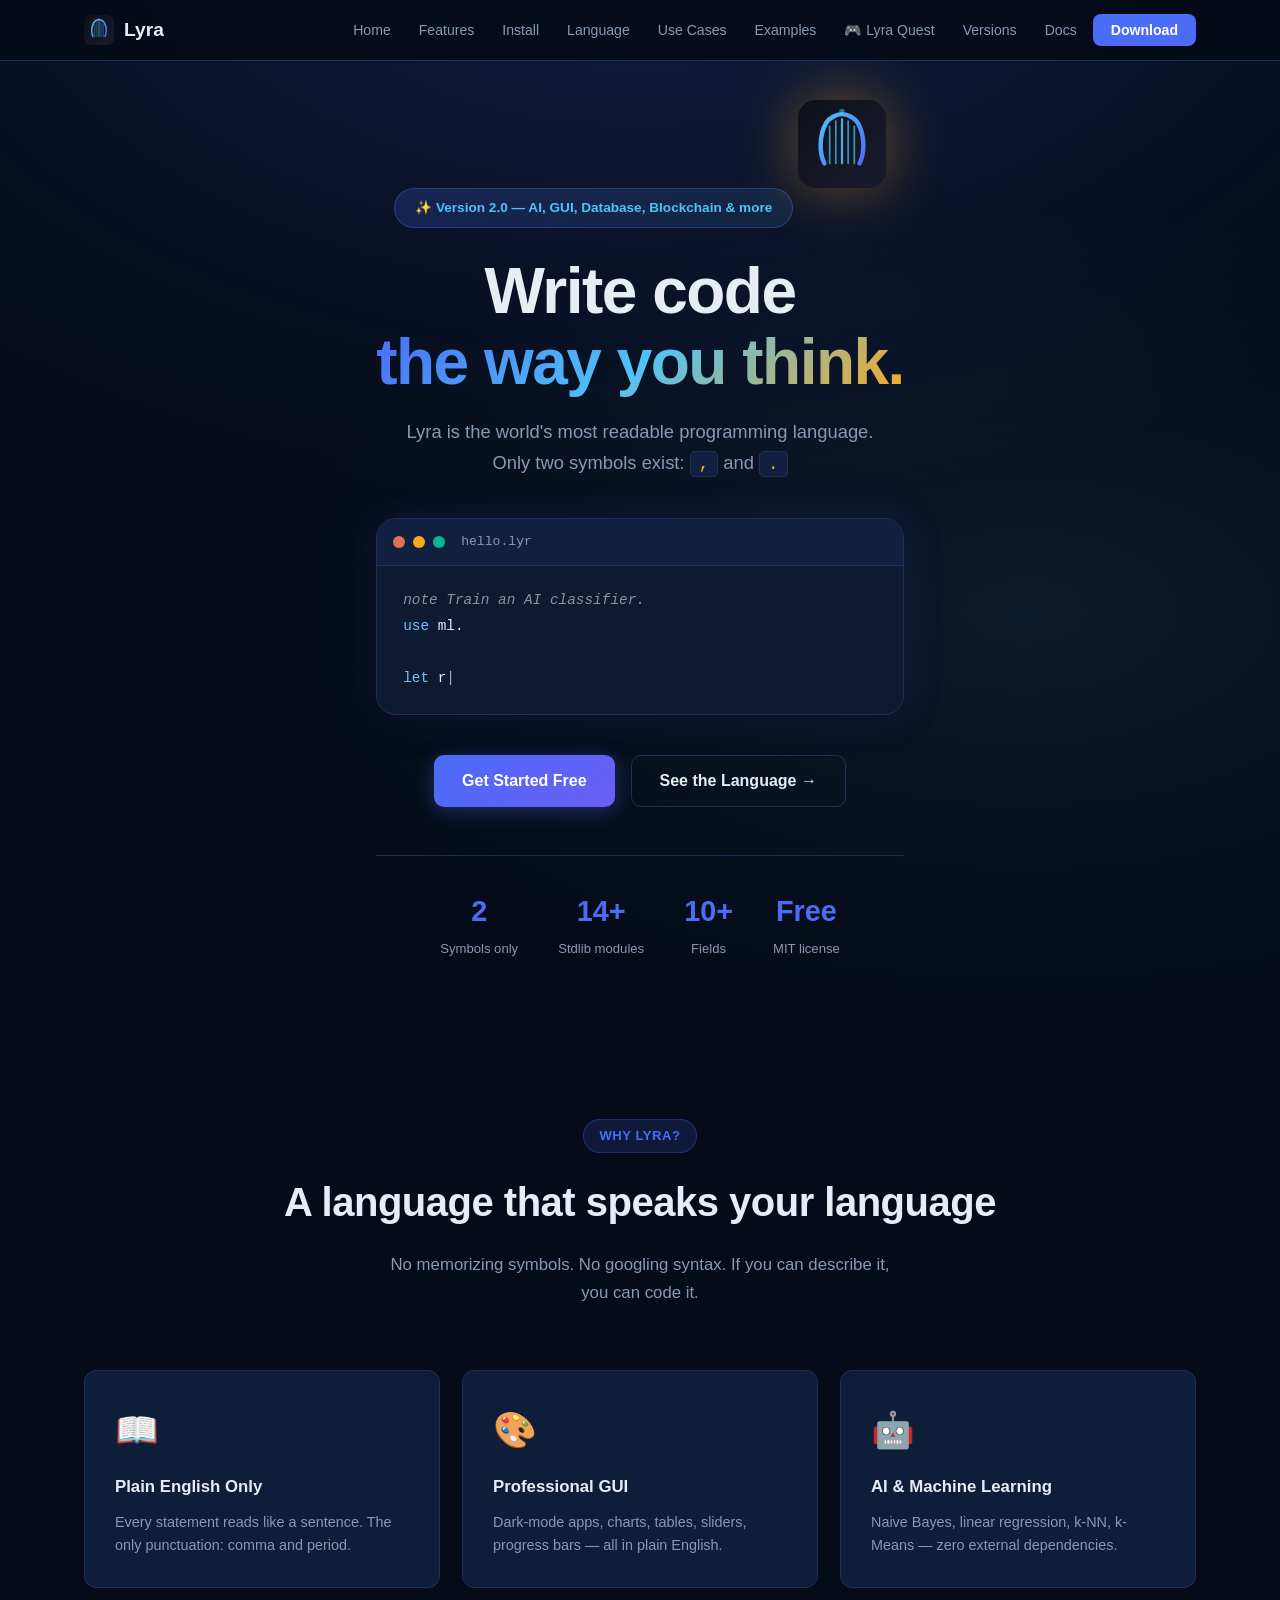
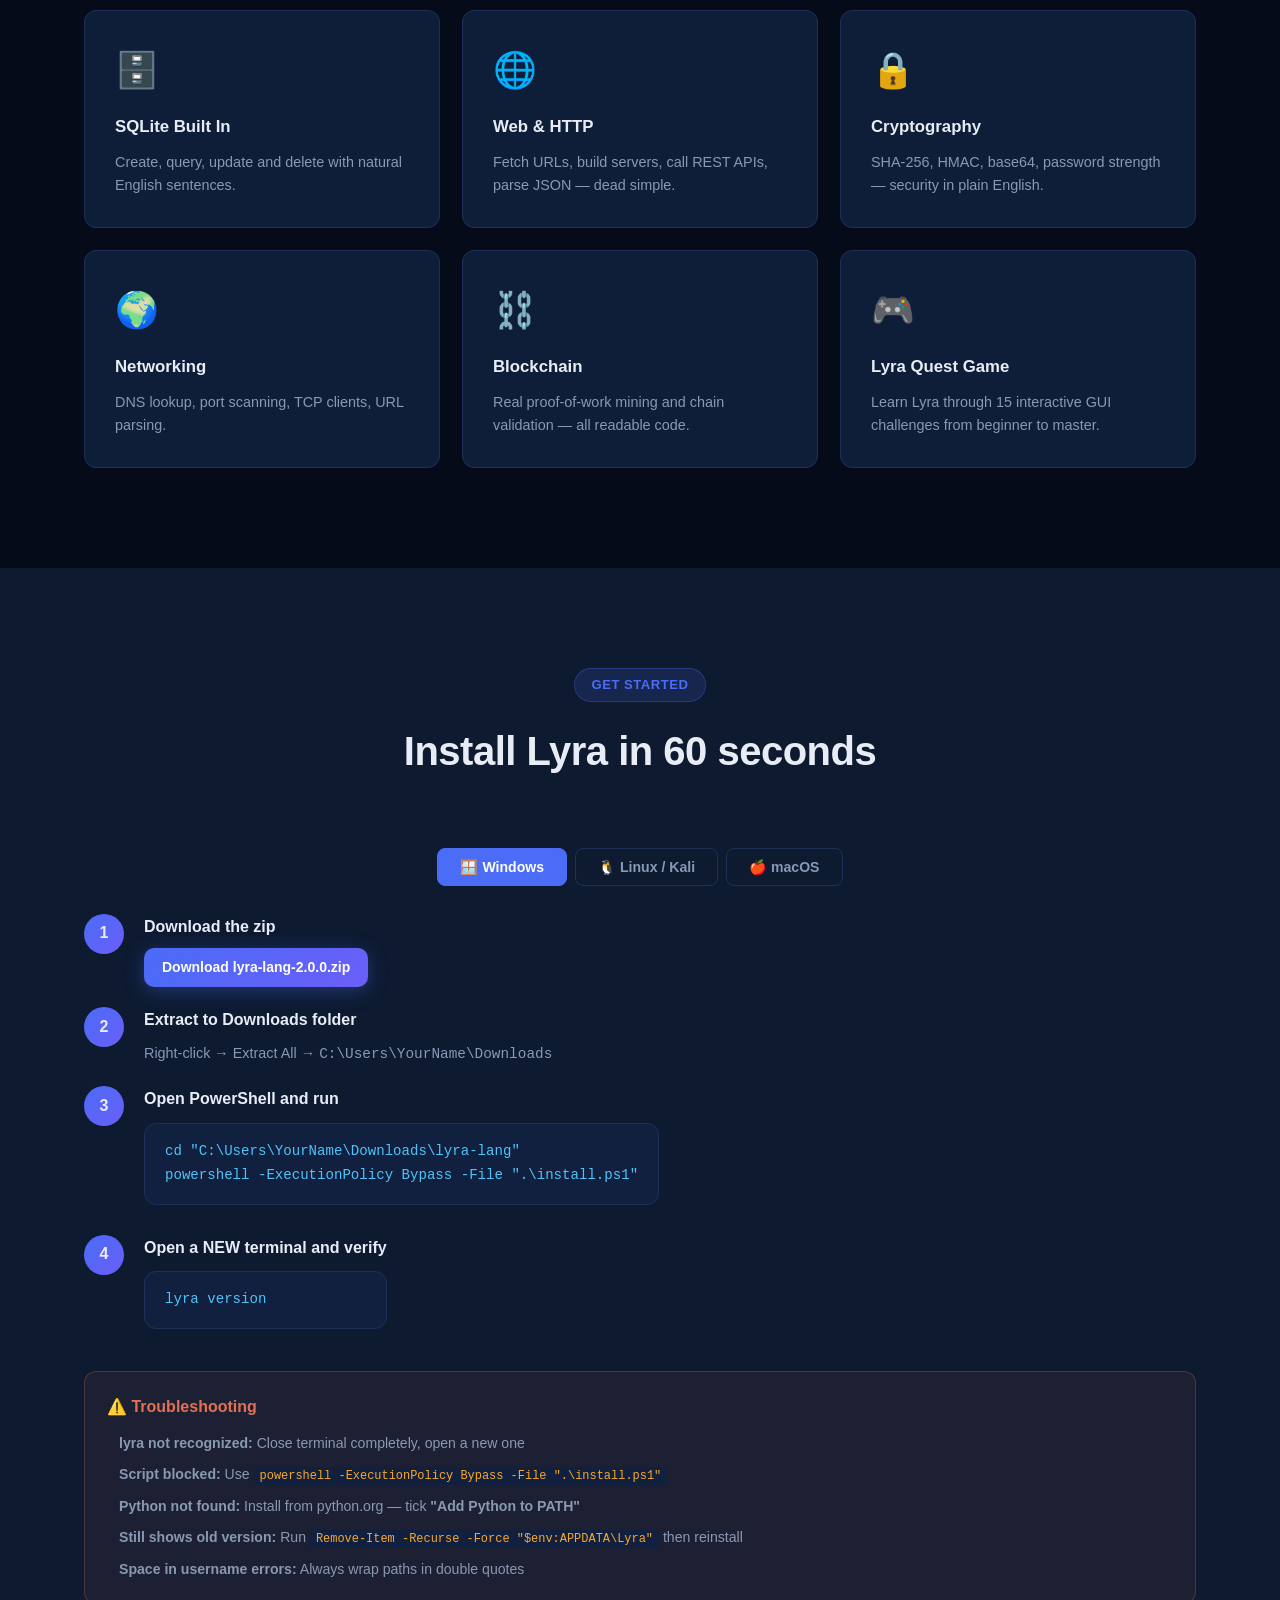
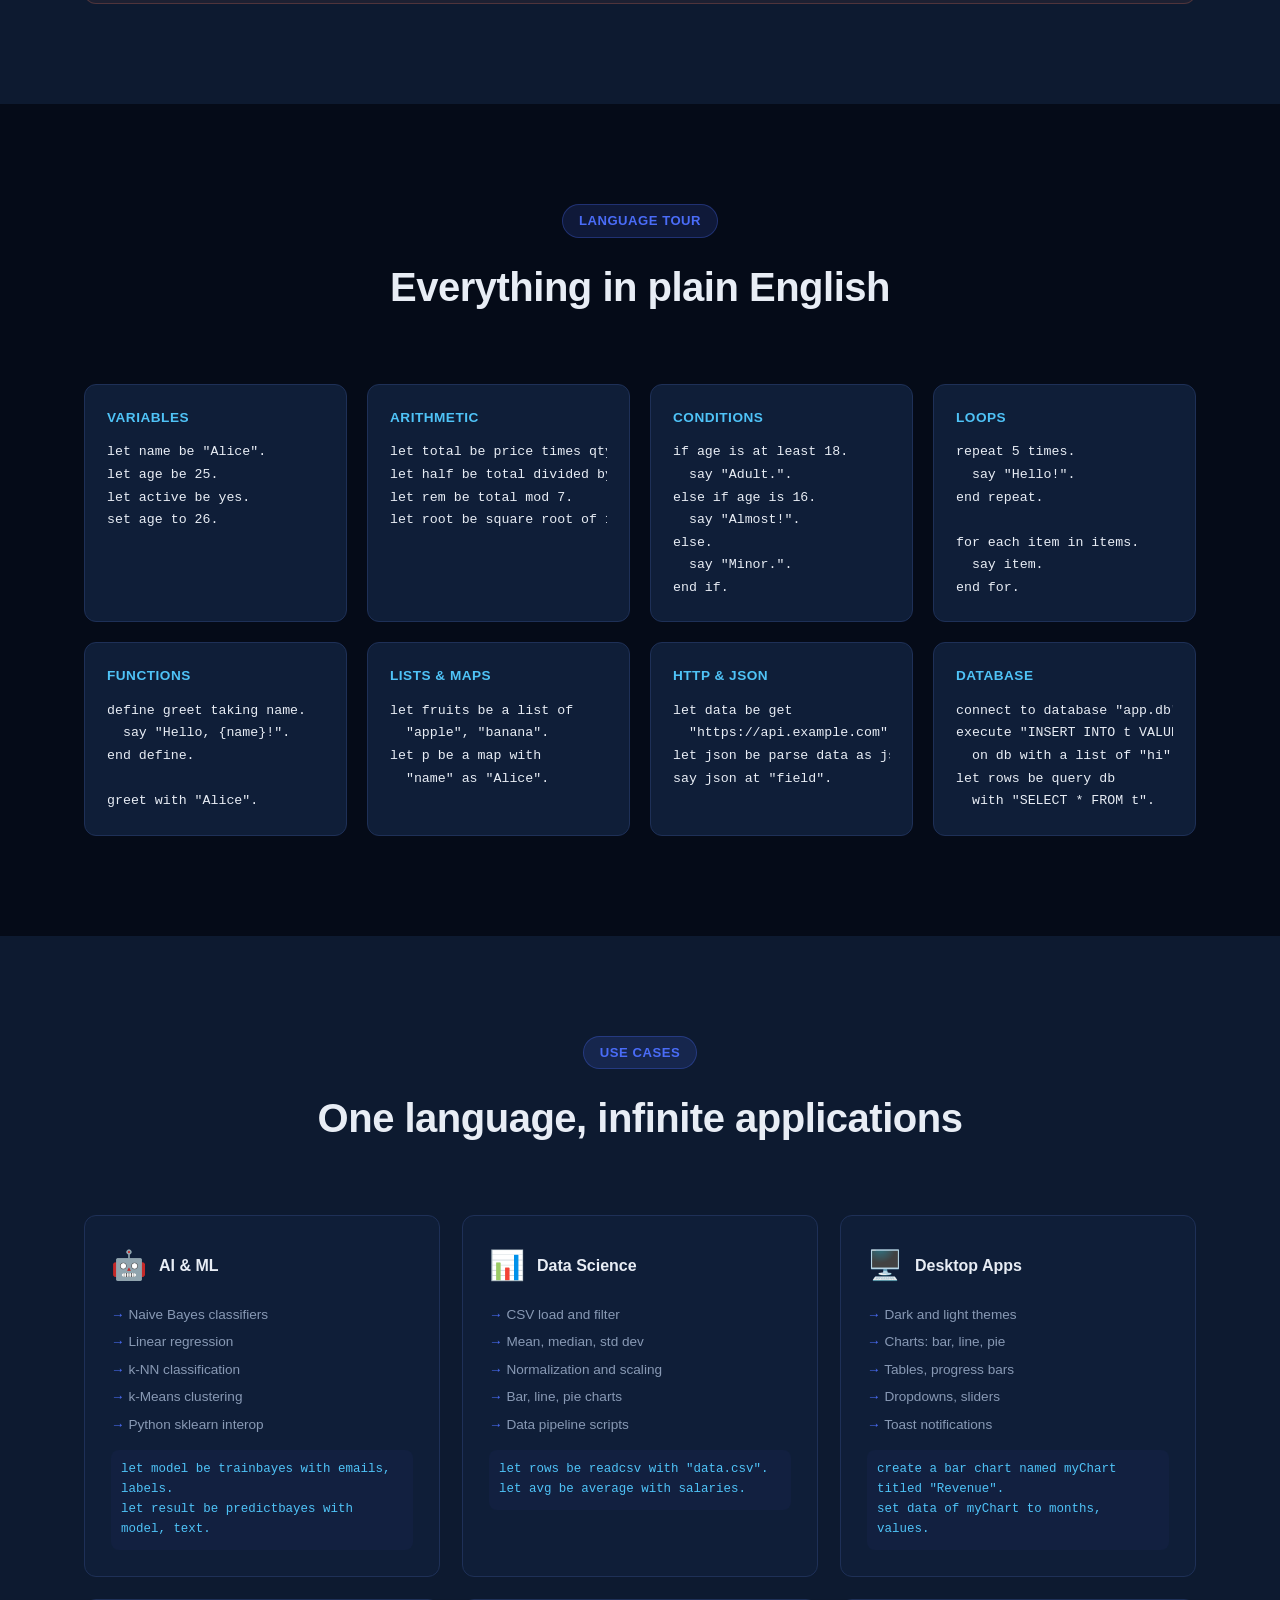
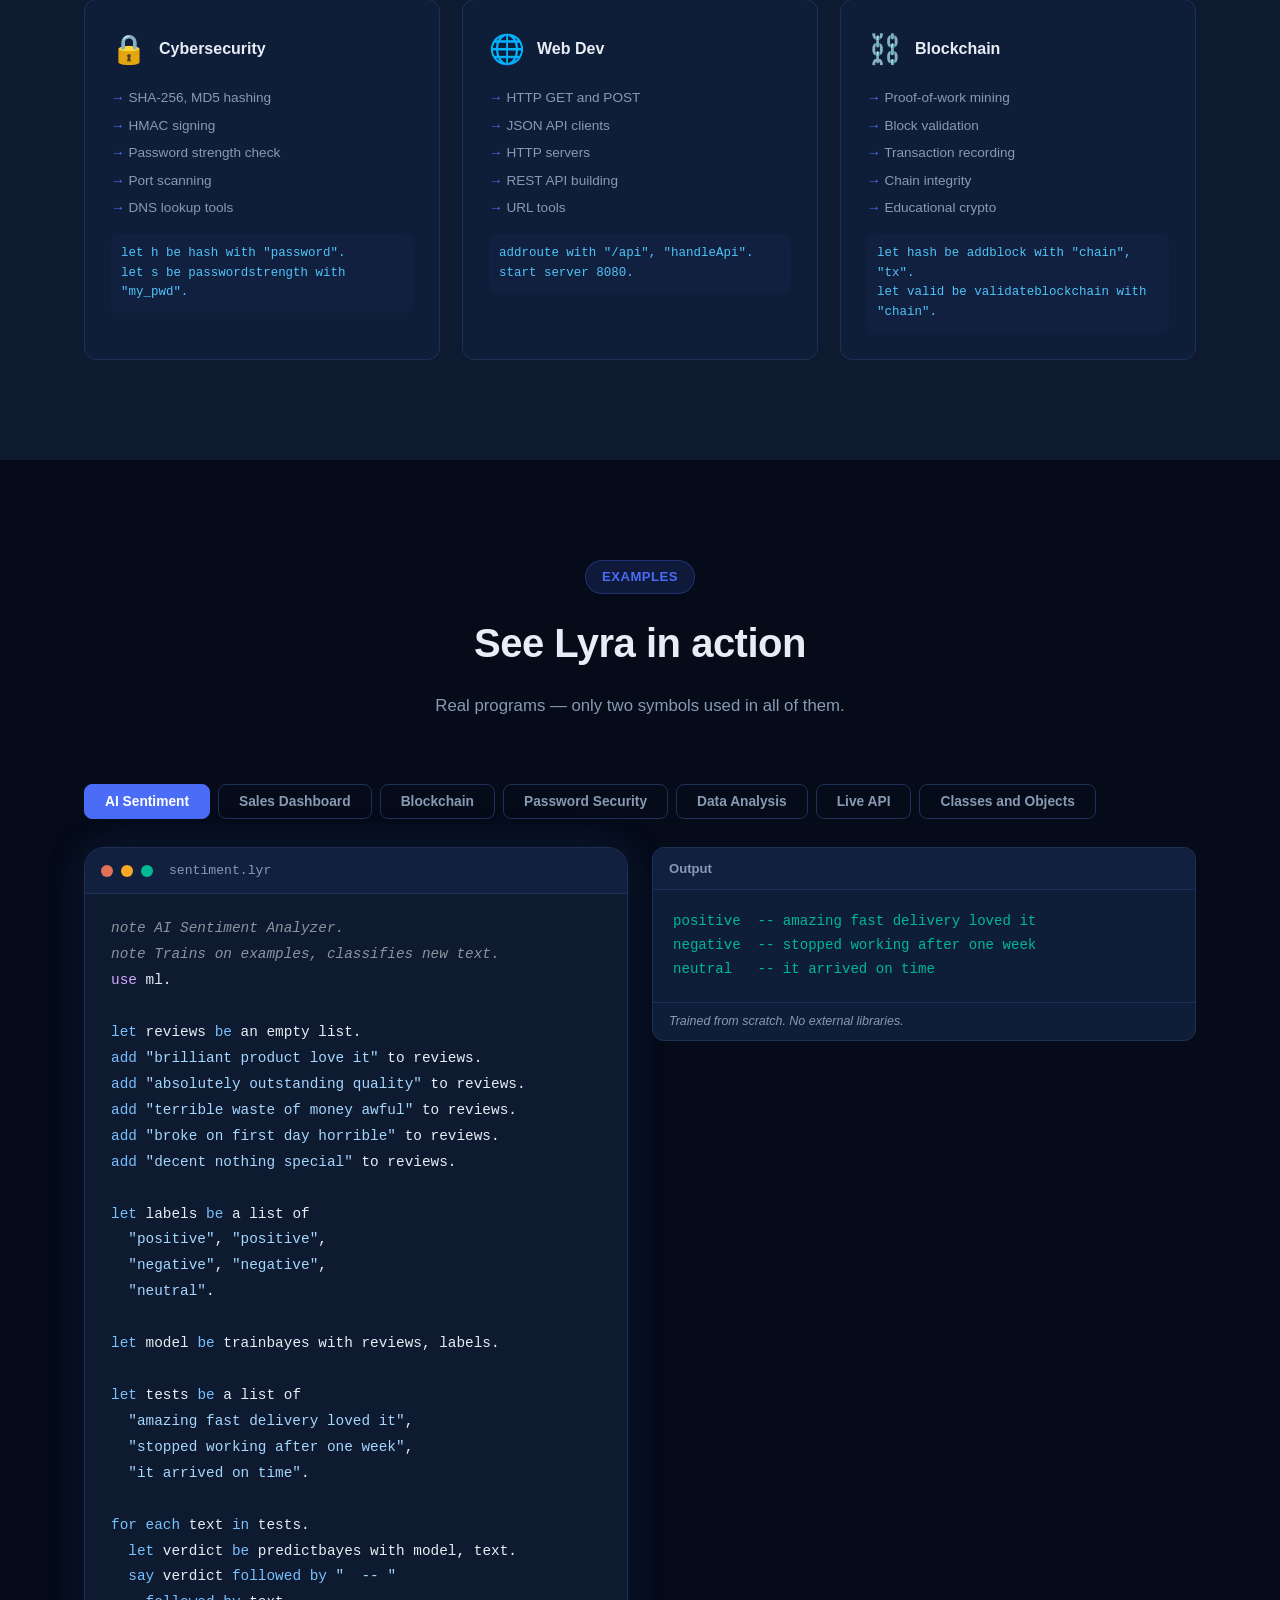
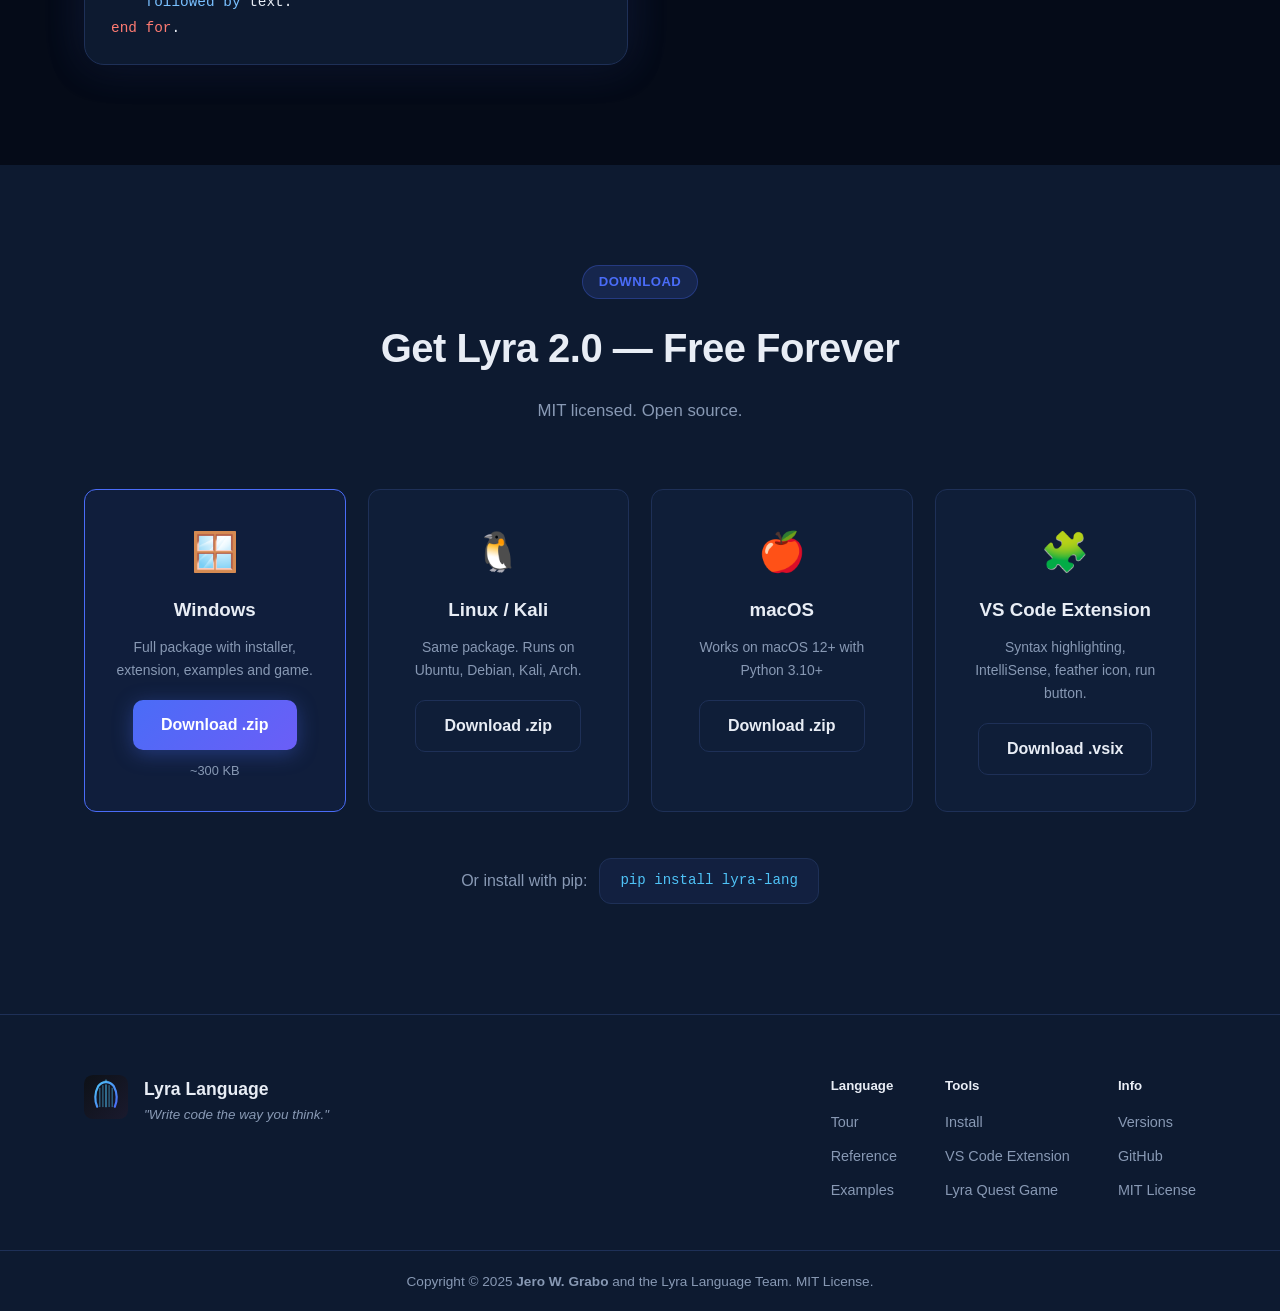
<file: index.html>
<!DOCTYPE html>
<html lang="en">
<head>
  <meta charset="UTF-8"/>
  <meta name="viewport" content="width=device-width, initial-scale=1.0"/>
  <title>Lyra — Write code the way you think.</title>
  <link rel="icon" type="image/svg+xml" href="assets/img/lyra-icon.svg"/>
  <link rel="stylesheet" href="assets/css/style.css"/>
</head>
<body>

<nav class="navbar" id="navbar">
  <div class="nav-inner">
    <a class="nav-logo" href="index.html">
      <img src="assets/img/lyra-icon.svg" alt="Lyra" class="nav-icon"/>
      <span>Lyra</span>
    </a>
    <ul class="nav-links" id="navLinks">
      <li><a href="index.html">Home</a></li>
      <li><a href="#features">Features</a></li>
      <li><a href="#install">Install</a></li>
      <li><a href="#tour">Language</a></li>
      <li><a href="#fields">Use Cases</a></li>
      <li><a href="#examples">Examples</a></li>
      <li><a href="game.html">🎮 Lyra Quest</a></li>
      <li><a href="versions.html">Versions</a></li>
      <li><a href="docs.html">Docs</a></li>
      <li><a href="#download" class="btn-nav">Download</a></li>
    </ul>
    <button class="nav-toggle" id="navToggle">&#9776;</button>
  </div>
</nav>

<!-- Hero -->
<section class="hero" id="home">
  <div class="hero-bg"></div>
  <div class="container hero-content">
    <div class="hero-badge">✨ Version 2.0 — AI, GUI, Database, Blockchain &amp; more</div>
    <img src="assets/img/lyra-icon.svg" alt="Lyra" class="hero-icon"/>
    <h1 class="hero-title">Write code<br/><span class="gradient-text">the way you think.</span></h1>
    <p class="hero-sub">
      Lyra is the world's most readable programming language.<br/>
      Only two symbols exist: <code class="ic">,</code> and <code class="ic">.</code>
    </p>
    <div class="hero-code">
      <div class="code-win">
        <div class="code-bar">
          <span class="dot r"></span><span class="dot y"></span><span class="dot g"></span>
          <span class="code-fname">hello.lyr</span>
        </div>
        <pre class="code-body" id="heroCode"></pre>
      </div>
    </div>
    <div class="hero-btns">
      <a href="#install" class="btn btn-primary">Get Started Free</a>
      <a href="#tour" class="btn btn-ghost">See the Language →</a>
    </div>
    <div class="hero-stats">
      <div class="stat"><span class="sn">2</span><span class="sl">Symbols only</span></div>
      <div class="stat"><span class="sn">14+</span><span class="sl">Stdlib modules</span></div>
      <div class="stat"><span class="sn">10+</span><span class="sl">Fields</span></div>
      <div class="stat"><span class="sn">Free</span><span class="sl">MIT license</span></div>
    </div>
  </div>
</section>

<!-- Features -->
<section class="section" id="features">
  <div class="container">
    <div class="sh">
      <span class="stag">Why Lyra?</span>
      <h2>A language that speaks your language</h2>
      <p>No memorizing symbols. No googling syntax. If you can describe it, you can code it.</p>
    </div>
    <div class="feat-grid">
      <div class="feat-card"><div class="fi">📖</div><h3>Plain English Only</h3><p>Every statement reads like a sentence. The only punctuation: comma and period.</p></div>
      <div class="feat-card"><div class="fi">🎨</div><h3>Professional GUI</h3><p>Dark-mode apps, charts, tables, sliders, progress bars — all in plain English.</p></div>
      <div class="feat-card"><div class="fi">🤖</div><h3>AI &amp; Machine Learning</h3><p>Naive Bayes, linear regression, k-NN, k-Means — zero external dependencies.</p></div>
      <div class="feat-card"><div class="fi">🗄️</div><h3>SQLite Built In</h3><p>Create, query, update and delete with natural English sentences.</p></div>
      <div class="feat-card"><div class="fi">🌐</div><h3>Web &amp; HTTP</h3><p>Fetch URLs, build servers, call REST APIs, parse JSON — dead simple.</p></div>
      <div class="feat-card"><div class="fi">🔒</div><h3>Cryptography</h3><p>SHA-256, HMAC, base64, password strength — security in plain English.</p></div>
      <div class="feat-card"><div class="fi">🌍</div><h3>Networking</h3><p>DNS lookup, port scanning, TCP clients, URL parsing.</p></div>
      <div class="feat-card"><div class="fi">⛓️</div><h3>Blockchain</h3><p>Real proof-of-work mining and chain validation — all readable code.</p></div>
      <div class="feat-card"><div class="fi">🎮</div><h3>Lyra Quest Game</h3><p>Learn Lyra through 15 interactive GUI challenges from beginner to master.</p></div>
    </div>
  </div>
</section>

<!-- Install -->
<section class="section section-dark" id="install">
  <div class="container">
    <div class="sh">
      <span class="stag">Get Started</span>
      <h2>Install Lyra in 60 seconds</h2>
    </div>
    <div class="itabs">
      <button class="itab active" onclick="showTab('win')">🪟 Windows</button>
      <button class="itab" onclick="showTab('linux')">🐧 Linux / Kali</button>
      <button class="itab" onclick="showTab('mac')">🍎 macOS</button>
    </div>
    <div class="itab-content active" id="tab-win">
      <div class="steps">
        <div class="step"><div class="snum">1</div><div class="sbody"><h4>Download the zip</h4><a href="downloads/lyra-lang-2.0.0.zip" class="btn btn-primary btn-sm" download>Download lyra-lang-2.0.0.zip</a></div></div>
        <div class="step"><div class="snum">2</div><div class="sbody"><h4>Extract to Downloads folder</h4><p>Right-click → Extract All → <code>C:\Users\YourName\Downloads</code></p></div></div>
        <div class="step"><div class="snum">3</div><div class="sbody"><h4>Open PowerShell and run</h4><div class="cb"><code>cd "C:\Users\YourName\Downloads\lyra-lang"</code><br/><code>powershell -ExecutionPolicy Bypass -File ".\install.ps1"</code></div></div></div>
        <div class="step"><div class="snum">4</div><div class="sbody"><h4>Open a NEW terminal and verify</h4><div class="cb"><code>lyra version</code></div></div></div>
      </div>
      <div class="trouble">
        <h4>⚠️ Troubleshooting</h4>
        <ul>
          <li><strong>lyra not recognized:</strong> Close terminal completely, open a new one</li>
          <li><strong>Script blocked:</strong> Use <code>powershell -ExecutionPolicy Bypass -File ".\install.ps1"</code></li>
          <li><strong>Python not found:</strong> Install from python.org — tick <strong>"Add Python to PATH"</strong></li>
          <li><strong>Still shows old version:</strong> Run <code>Remove-Item -Recurse -Force "$env:APPDATA\Lyra"</code> then reinstall</li>
          <li><strong>Space in username errors:</strong> Always wrap paths in double quotes</li>
        </ul>
      </div>
    </div>
    <div class="itab-content" id="tab-linux">
      <div class="cb large"><code>chmod +x install.sh &amp;&amp; ./install.sh</code><br/><code>source ~/.bashrc</code><br/><code>lyra version</code><br/><br/><span style="color:#8899b4">Kali Linux:</span><br/><code>sudo apt install python3 python3-pip python3-tk -y</code><br/><code>pip3 install customtkinter matplotlib</code></div>
    </div>
    <div class="itab-content" id="tab-mac">
      <div class="cb large"><code>./install.sh</code><br/><code>source ~/.zshrc</code><br/><code>lyra version</code></div>
    </div>
  </div>
</section>

<!-- Language Tour -->
<section class="section" id="tour">
  <div class="container">
    <div class="sh">
      <span class="stag">Language Tour</span>
      <h2>Everything in plain English</h2>
    </div>
    <div class="tour-grid">
      <div class="tour-item"><h4>Variables</h4><pre>let name be "Alice".
let age be 25.
let active be yes.
set age to 26.</pre></div>
      <div class="tour-item"><h4>Arithmetic</h4><pre>let total be price times qty.
let half be total divided by 2.
let rem be total mod 7.
let root be square root of 144.</pre></div>
      <div class="tour-item"><h4>Conditions</h4><pre>if age is at least 18.
  say "Adult.".
else if age is 16.
  say "Almost!".
else.
  say "Minor.".
end if.</pre></div>
      <div class="tour-item"><h4>Loops</h4><pre>repeat 5 times.
  say "Hello!".
end repeat.

for each item in items.
  say item.
end for.</pre></div>
      <div class="tour-item"><h4>Functions</h4><pre>define greet taking name.
  say "Hello, {name}!".
end define.

greet with "Alice".</pre></div>
      <div class="tour-item"><h4>Lists &amp; Maps</h4><pre>let fruits be a list of
  "apple", "banana".
let p be a map with
  "name" as "Alice".</pre></div>
      <div class="tour-item"><h4>HTTP &amp; JSON</h4><pre>let data be get
  "https://api.example.com".
let json be parse data as json.
say json at "field".</pre></div>
      <div class="tour-item"><h4>Database</h4><pre>connect to database "app.db" as db.
execute "INSERT INTO t VALUES (?)"
  on db with a list of "hi".
let rows be query db
  with "SELECT * FROM t".</pre></div>
    </div>
  </div>
</section>

<!-- Use Cases -->
<section class="section section-dark" id="fields">
  <div class="container">
    <div class="sh"><span class="stag">Use Cases</span><h2>One language, infinite applications</h2></div>
    <div class="fields-grid">
      <div class="field-card"><div class="field-top"><span>🤖</span><h3>AI &amp; ML</h3></div><ul><li>Naive Bayes classifiers</li><li>Linear regression</li><li>k-NN classification</li><li>k-Means clustering</li><li>Python sklearn interop</li></ul><div class="fex"><code>let model be trainbayes with emails, labels.<br/>let result be predictbayes with model, text.</code></div></div>
      <div class="field-card"><div class="field-top"><span>📊</span><h3>Data Science</h3></div><ul><li>CSV load and filter</li><li>Mean, median, std dev</li><li>Normalization and scaling</li><li>Bar, line, pie charts</li><li>Data pipeline scripts</li></ul><div class="fex"><code>let rows be readcsv with "data.csv".<br/>let avg be average with salaries.</code></div></div>
      <div class="field-card"><div class="field-top"><span>🖥️</span><h3>Desktop Apps</h3></div><ul><li>Dark and light themes</li><li>Charts: bar, line, pie</li><li>Tables, progress bars</li><li>Dropdowns, sliders</li><li>Toast notifications</li></ul><div class="fex"><code>create a bar chart named myChart titled "Revenue".<br/>set data of myChart to months, values.</code></div></div>
      <div class="field-card"><div class="field-top"><span>🔒</span><h3>Cybersecurity</h3></div><ul><li>SHA-256, MD5 hashing</li><li>HMAC signing</li><li>Password strength check</li><li>Port scanning</li><li>DNS lookup tools</li></ul><div class="fex"><code>let h be hash with "password".<br/>let s be passwordstrength with "my_pwd".</code></div></div>
      <div class="field-card"><div class="field-top"><span>🌐</span><h3>Web Dev</h3></div><ul><li>HTTP GET and POST</li><li>JSON API clients</li><li>HTTP servers</li><li>REST API building</li><li>URL tools</li></ul><div class="fex"><code>addroute with "/api", "handleApi".<br/>start server 8080.</code></div></div>
      <div class="field-card"><div class="field-top"><span>⛓️</span><h3>Blockchain</h3></div><ul><li>Proof-of-work mining</li><li>Block validation</li><li>Transaction recording</li><li>Chain integrity</li><li>Educational crypto</li></ul><div class="fex"><code>let hash be addblock with "chain", "tx".<br/>let valid be validateblockchain with "chain".</code></div></div>
    </div>
  </div>
</section>

<!-- Examples -->
<section class="section" id="examples">
  <div class="container">
    <div class="sh"><span class="stag">Examples</span><h2>See Lyra in action</h2>
    <p>Real programs — only two symbols used in all of them.</p></div>
    <div class="ex-tabs">
      <button class="extab active" onclick="showEx('ex1')">AI Sentiment</button>
      <button class="extab" onclick="showEx('ex2')">Sales Dashboard</button>
      <button class="extab" onclick="showEx('ex3')">Blockchain</button>
      <button class="extab" onclick="showEx('ex4')">Password Security</button>
      <button class="extab" onclick="showEx('ex5')">Data Analysis</button>
      <button class="extab" onclick="showEx('ex6')">Live API</button>
      <button class="extab" onclick="showEx('ex7')">Classes and Objects</button>
    </div>
    <div class="ex-panels">

      <!-- ── Ex 1: AI Sentiment Analyzer ──────────────────────────── -->
      <div class="ex-panel active" id="ex1">
        <div class="code-win">
          <div class="code-bar"><span class="dot r"></span><span class="dot y"></span><span class="dot g"></span><span class="code-fname">sentiment.lyr</span></div>
          <pre class="code-body"><span class="cmt">note AI Sentiment Analyzer.</span>
<span class="cmt">note Trains on examples, classifies new text.</span>
<span class="mod">use</span> ml.

<span class="kw">let</span> reviews <span class="kw">be</span> an empty list.
<span class="kw">add</span> <span class="str">"brilliant product love it"</span> to reviews.
<span class="kw">add</span> <span class="str">"absolutely outstanding quality"</span> to reviews.
<span class="kw">add</span> <span class="str">"terrible waste of money awful"</span> to reviews.
<span class="kw">add</span> <span class="str">"broke on first day horrible"</span> to reviews.
<span class="kw">add</span> <span class="str">"decent nothing special"</span> to reviews.

<span class="kw">let</span> labels <span class="kw">be</span> a list of
  <span class="str">"positive"</span>, <span class="str">"positive"</span>,
  <span class="str">"negative"</span>, <span class="str">"negative"</span>,
  <span class="str">"neutral"</span>.

<span class="kw">let</span> model <span class="kw">be</span> trainbayes with reviews, labels.

<span class="kw">let</span> tests <span class="kw">be</span> a list of
  <span class="str">"amazing fast delivery loved it"</span>,
  <span class="str">"stopped working after one week"</span>,
  <span class="str">"it arrived on time"</span>.

<span class="kw">for each</span> text <span class="kw">in</span> tests.
  <span class="kw">let</span> verdict <span class="kw">be</span> predictbayes with model, text.
  <span class="kw">say</span> verdict <span class="kw">followed by</span> <span class="str">"  -- "</span>
    <span class="kw">followed by</span> text.
<span class="end">end for</span>.</pre>
        </div>
        <div class="ex-out">
          <div class="out-hdr">Output</div>
          <pre>positive  -- amazing fast delivery loved it
negative  -- stopped working after one week
neutral   -- it arrived on time</pre>
          <div class="out-note">Trained from scratch. No external libraries.</div>
        </div>
      </div>

      <!-- ── Ex 2: Sales Dashboard GUI ────────────────────────────── -->
      <div class="ex-panel" id="ex2">
        <div class="code-win">
          <div class="code-bar"><span class="dot r"></span><span class="dot y"></span><span class="dot g"></span><span class="code-fname">dashboard.lyr</span></div>
          <pre class="code-body"><span class="cmt">note Professional Sales Dashboard.</span>
<span class="cmt">note Dark GUI with live charts and table.</span>
<span class="mod">use</span> gui.

<span class="kw">set</span> theme <span class="kw">to</span> <span class="str">"dark"</span>.
<span class="kw">open</span> a window titled <span class="str">"Sales Dashboard 2025"</span>
  with width 900, height 620.

<span class="kw">create</span> a label named titleLabel
  saying <span class="str">"Sales Dashboard 2025"</span>.

<span class="kw">create</span> a bar chart named revenueChart
  titled <span class="str">"Monthly Revenue in thousands"</span>.

<span class="kw">let</span> months <span class="kw">be</span> a list of
  <span class="str">"Jan"</span>, <span class="str">"Feb"</span>, <span class="str">"Mar"</span>,
  <span class="str">"Apr"</span>, <span class="str">"May"</span>, <span class="str">"Jun"</span>.
<span class="kw">let</span> revenue <span class="kw">be</span> a list of
  85, 92, 78, 105, 118, 142.

<span class="kw">set</span> data of revenueChart to months, revenue.

<span class="kw">create</span> a line chart named trendChart
  titled <span class="str">"Weekly Orders"</span>.

<span class="kw">create</span> a table named topProducts
  with columns <span class="str">"Product"</span>, <span class="str">"Units"</span>, <span class="str">"Revenue"</span>.

<span class="kw">add</span> row <span class="str">"Pro Widget X"</span>, 342, 51300
  to topProducts.
<span class="kw">add</span> row <span class="str">"Smart Gadget Y"</span>, 285, 42750
  to topProducts.

<span class="kw">create</span> a progress bar named salesTarget.
<span class="kw">show</span> window.
<span class="kw">set</span> progress of salesTarget to 87.</pre>
        </div>
        <div class="ex-out">
          <div class="out-hdr">Result</div>
          <div class="mock-win">
            <div class="mock-tb">Sales Dashboard 2025</div>
            <div class="mock-body" style="padding:16px;gap:10px">
              <div style="font-size:.75rem;font-weight:700;color:var(--text-muted);text-transform:uppercase;letter-spacing:.5px">Monthly Revenue</div>
              <div style="display:flex;align-items:flex-end;gap:5px;height:60px">
                <div style="background:var(--primary);width:14px;height:51%;border-radius:3px 3px 0 0;opacity:.9"></div>
                <div style="background:var(--primary);width:14px;height:55%;border-radius:3px 3px 0 0;opacity:.9"></div>
                <div style="background:var(--primary);width:14px;height:47%;border-radius:3px 3px 0 0;opacity:.9"></div>
                <div style="background:var(--primary);width:14px;height:63%;border-radius:3px 3px 0 0;opacity:.9"></div>
                <div style="background:var(--primary);width:14px;height:71%;border-radius:3px 3px 0 0;opacity:.9"></div>
                <div style="background:var(--accent);width:14px;height:85%;border-radius:3px 3px 0 0;"></div>
              </div>
              <div style="display:flex;gap:5px;font-size:.62rem;color:var(--text-muted)">
                <span style="width:14px;text-align:center">J</span><span style="width:14px;text-align:center">F</span><span style="width:14px;text-align:center">M</span><span style="width:14px;text-align:center">A</span><span style="width:14px;text-align:center">M</span><span style="width:14px;text-align:center">J</span>
              </div>
              <div style="width:100%;background:var(--surface2);border-radius:6px;height:8px;margin-top:4px">
                <div style="background:var(--primary);width:87%;height:100%;border-radius:6px"></div>
              </div>
              <div style="font-size:.7rem;color:var(--text-muted)">Target: 87%</div>
            </div>
          </div>
        </div>
      </div>

      <!-- ── Ex 3: Blockchain ──────────────────────────────────────── -->
      <div class="ex-panel" id="ex3">
        <div class="code-win">
          <div class="code-bar"><span class="dot r"></span><span class="dot y"></span><span class="dot g"></span><span class="code-fname">ledger.lyr</span></div>
          <pre class="code-body"><span class="cmt">note Blockchain transaction ledger.</span>
<span class="cmt">note Real proof-of-work mining.</span>
<span class="mod">use</span> blockchain.

<span class="kw">let</span> setup <span class="kw">be</span> newblockchain with <span class="str">"lyrachain"</span>.
<span class="kw">say</span> setup.
<span class="kw">say</span> <span class="str">""</span>.

<span class="kw">say</span> <span class="str">"Mining transactions..."</span>.

<span class="kw">let</span> h1 <span class="kw">be</span> addblock with
  <span class="str">"lyrachain"</span>, <span class="str">"Alice sends 50 LYR to Bob"</span>.
<span class="kw">say</span> <span class="str">"Block 1 mined"</span>.
<span class="kw">say</span> <span class="str">"  Hash  "</span> followed by h1.

<span class="kw">let</span> h2 <span class="kw">be</span> addblock with
  <span class="str">"lyrachain"</span>, <span class="str">"Bob sends 20 LYR to Carol"</span>.
<span class="kw">say</span> <span class="str">"Block 2 mined"</span>.
<span class="kw">say</span> <span class="str">"  Hash  "</span> followed by h2.

<span class="kw">let</span> valid <span class="kw">be</span> validateblockchain with <span class="str">"lyrachain"</span>.
<span class="kw">let</span> length <span class="kw">be</span> blocklength with <span class="str">"lyrachain"</span>.
<span class="kw">say</span> <span class="str">""</span>.
<span class="kw">say</span> <span class="str">"Chain integrity  "</span> followed by valid.
<span class="kw">say</span> <span class="str">"Total blocks     "</span> followed by length.

<span class="kw">let</span> chain <span class="kw">be</span> getblockchain with <span class="str">"lyrachain"</span>.
<span class="kw">for each</span> block <span class="kw">in</span> chain.
  <span class="kw">let</span> idx <span class="kw">be</span> block at <span class="str">"index"</span>.
  <span class="kw">let</span> data <span class="kw">be</span> block at <span class="str">"data"</span>.
  <span class="kw">say</span> <span class="str">"Block "</span> followed by idx
    followed by <span class="str">"  "</span> followed by data.
<span class="end">end for</span>.</pre>
        </div>
        <div class="ex-out">
          <div class="out-hdr">Output</div>
          <pre>Blockchain "lyrachain" created

Mining transactions...
Block 1 mined
  Hash  00a3f9c8b1...
Block 2 mined
  Hash  00b72e41d8...

Chain integrity  True
Total blocks     3
Block 0  Genesis Block
Block 1  Alice sends 50 LYR to Bob
Block 2  Bob sends 20 LYR to Carol</pre>
        </div>
      </div>

      <!-- ── Ex 4: Password Security Tool ─────────────────────────── -->
      <div class="ex-panel" id="ex4">
        <div class="code-win">
          <div class="code-bar"><span class="dot r"></span><span class="dot y"></span><span class="dot g"></span><span class="code-fname">security.lyr</span></div>
          <pre class="code-body"><span class="cmt">note Password security and hashing tool.</span>
<span class="mod">use</span> crypto.

<span class="kw">say</span> <span class="str">"Password Security Tool"</span>.
<span class="kw">say</span> <span class="str">""</span>.

<span class="cmt">note Hash a password securely</span>
<span class="kw">let</span> password <span class="kw">be</span> <span class="str">"mySecretPass99"</span>.
<span class="kw">let</span> hashed <span class="kw">be</span> hash with password.
<span class="kw">say</span> <span class="str">"Original   "</span> followed by password.
<span class="kw">say</span> <span class="str">"SHA256     "</span> followed by hashed.
<span class="kw">say</span> <span class="str">""</span>.

<span class="cmt">note Check password strength</span>
<span class="kw">let</span> passwords <span class="kw">be</span> a list of
  <span class="str">"abc"</span>,
  <span class="str">"password123"</span>,
  <span class="str">"Tr0ub4dor"</span>,
  <span class="str">"Zx9mK2qL8vN"</span>.

<span class="kw">say</span> <span class="str">"Strength Analysis"</span>.
<span class="kw">for each</span> pwd <span class="kw">in</span> passwords.
  <span class="kw">let</span> result <span class="kw">be</span> passwordstrength with pwd.
  <span class="kw">let</span> rating <span class="kw">be</span> result at <span class="str">"rating"</span>.
  <span class="kw">let</span> score <span class="kw">be</span> result at <span class="str">"score"</span>.
  <span class="kw">say</span> <span class="str">"  "</span> followed by pwd
    followed by <span class="str">"  "</span> followed by rating
    followed by <span class="str">"  score "</span> followed by score.
<span class="end">end for</span>.
<span class="kw">say</span> <span class="str">""</span>.

<span class="cmt">note Generate a secure token</span>
<span class="kw">let</span> secure_token <span class="kw">be</span> token.
<span class="kw">say</span> <span class="str">"Secure token  "</span> followed by secure_token.</pre>
        </div>
        <div class="ex-out">
          <div class="out-hdr">Output</div>
          <pre>Password Security Tool

Original   mySecretPass99
SHA256     7c4a8d09ca...

Strength Analysis
  abc           Weak    score 10
  password123   Fair    score 40
  Tr0ub4dor     Good    score 65
  Zx9mK2qL8vN  Strong  score 90

Secure token  3f8a92c1d7e4b056...</pre>
        </div>
      </div>

      <!-- ── Ex 5: Data Analysis Pipeline ─────────────────────────── -->
      <div class="ex-panel" id="ex5">
        <div class="code-win">
          <div class="code-bar"><span class="dot r"></span><span class="dot y"></span><span class="dot g"></span><span class="code-fname">analysis.lyr</span></div>
          <pre class="code-body"><span class="cmt">note Data science pipeline.</span>
<span class="cmt">note Loads CSV, computes stats, finds insights.</span>
<span class="mod">use</span> data.

<span class="cmt">note Salaries dataset</span>
<span class="kw">let</span> salaries <span class="kw">be</span> a list of
  75000, 92000, 68000, 115000,
  71000, 88000, 65000, 125000,
  55000, 98000, 82000, 145000.

<span class="kw">let</span> count <span class="kw">be</span> the size of salaries.
<span class="kw">let</span> total <span class="kw">be</span> the sum of salaries.
<span class="kw">let</span> avg <span class="kw">be</span> average with salaries.
<span class="kw">let</span> med <span class="kw">be</span> median with salaries.
<span class="kw">let</span> highest <span class="kw">be</span> the maximum of salaries.
<span class="kw">let</span> lowest <span class="kw">be</span> the minimum of salaries.
<span class="kw">let</span> spread <span class="kw">be</span> stddev with salaries.
<span class="kw">let</span> scaled <span class="kw">be</span> normalize with salaries.

<span class="kw">say</span> <span class="str">"Salary Report"</span>.
<span class="kw">say</span> <span class="str">"  Records   "</span> followed by count.
<span class="kw">say</span> <span class="str">"  Average   "</span> followed by avg.
<span class="kw">say</span> <span class="str">"  Median    "</span> followed by med.
<span class="kw">say</span> <span class="str">"  Highest   "</span> followed by highest.
<span class="kw">say</span> <span class="str">"  Lowest    "</span> followed by lowest.
<span class="kw">say</span> <span class="str">"  Std Dev   "</span> followed by spread.
<span class="kw">say</span> <span class="str">""</span>.

<span class="cmt">note Find top earners above 90000</span>
<span class="kw">say</span> <span class="str">"Above 90000"</span>.
<span class="kw">for each</span> s <span class="kw">in</span> salaries.
  <span class="kw">if</span> s <span class="op">is at least</span> 90000.
    <span class="kw">say</span> <span class="str">"  "</span> followed by s.
  <span class="end">end if</span>.
<span class="end">end for</span>.</pre>
        </div>
        <div class="ex-out">
          <div class="out-hdr">Output</div>
          <pre>Salary Report
  Records   12
  Average   89916.67
  Median    90000.0
  Highest   145000
  Lowest    55000
  Std Dev   24891.3

Above 90000
  92000
  115000
  98000
  125000
  145000</pre>
        </div>
      </div>

      <!-- ── Ex 6: Live API (GitHub) ───────────────────────────────── -->
      <div class="ex-panel" id="ex6">
        <div class="code-win">
          <div class="code-bar"><span class="dot r"></span><span class="dot y"></span><span class="dot g"></span><span class="code-fname">github_stats.lyr</span></div>
          <pre class="code-body"><span class="cmt">note Live GitHub API client.</span>
<span class="cmt">note Fetches real data from the internet.</span>

<span class="kw">ask</span> <span class="str">"Enter a GitHub repo, e.g. torvalds slash linux."</span>
  into repo.

<span class="kw">let</span> base <span class="kw">be</span> <span class="str">"https://api.github.com/repos/"</span>.
<span class="kw">let</span> url <span class="kw">be</span> base joined with repo.

<span class="kw">say</span> <span class="str">"Fetching live data..."</span>.

try.
  <span class="kw">let</span> response <span class="kw">be</span> get url.
  <span class="kw">let</span> data <span class="kw">be</span> parse response as json.

  <span class="kw">let</span> name <span class="kw">be</span> data at <span class="str">"full_name"</span>.
  <span class="kw">let</span> stars <span class="kw">be</span> data at <span class="str">"stargazers_count"</span>.
  <span class="kw">let</span> forks <span class="kw">be</span> data at <span class="str">"forks_count"</span>.
  <span class="kw">let</span> lang <span class="kw">be</span> data at <span class="str">"language"</span>.
  <span class="kw">let</span> issues <span class="kw">be</span> data at <span class="str">"open_issues_count"</span>.
  <span class="kw">let</span> desc <span class="kw">be</span> data at <span class="str">"description"</span>.

  <span class="kw">say</span> <span class="str">""</span>.
  <span class="kw">say</span> <span class="str">"Repository  "</span> followed by name.
  <span class="kw">say</span> <span class="str">"Language    "</span> followed by lang.
  <span class="kw">say</span> <span class="str">"Stars       "</span> followed by stars.
  <span class="kw">say</span> <span class="str">"Forks       "</span> followed by forks.
  <span class="kw">say</span> <span class="str">"Open issues "</span> followed by issues.
  <span class="kw">say</span> <span class="str">"Description "</span> followed by desc.

catch err.
  <span class="kw">say</span> <span class="str">"Could not fetch. Check repo name."</span>.
end try.</pre>
        </div>
        <div class="ex-out">
          <div class="out-hdr">Output — live result</div>
          <pre>Fetching live data...

Repository   torvalds/linux
Language     C
Stars        185000
Forks        54000
Open issues  0
Description  Linux kernel source tree</pre>
          <div class="out-note">Real data from GitHub API. No API key needed.</div>
        </div>
      </div>

      <!-- ── Ex 7: Classes and Objects ────────────────────────────── -->
      <div class="ex-panel" id="ex7">
        <div class="code-win">
          <div class="code-bar"><span class="dot r"></span><span class="dot y"></span><span class="dot g"></span><span class="code-fname">classes.lyr</span></div>
          <pre class="code-body"><span class="cmt">note Object-oriented programming in plain English.</span>
<span class="cmt">note Classes, inheritance, methods.</span>

<span class="kw">define class</span> BankAccount.
  it has owner, balance.

  <span class="kw">define</span> create taking owner, opening_balance.
    <span class="kw">set its</span> owner to owner.
    <span class="kw">set its</span> balance to opening_balance.
  <span class="end">end define</span>.

  <span class="kw">define</span> deposit taking amount.
    <span class="kw">add</span> amount to its balance.
    <span class="kw">say</span> <span class="str">"Deposited "</span> followed by amount.
  <span class="end">end define</span>.

  <span class="kw">define</span> withdraw taking amount.
    <span class="kw">if</span> amount <span class="op">is greater than</span> its balance.
      <span class="kw">say</span> <span class="str">"Insufficient funds."</span>.
      <span class="kw">return</span>.
    <span class="end">end if</span>.
    <span class="kw">subtract</span> amount from its balance.
    <span class="kw">say</span> <span class="str">"Withdrew "</span> followed by amount.
  <span class="end">end define</span>.

  <span class="kw">define</span> show_balance.
    <span class="kw">say</span> its owner followed by
      <span class="str">"  balance  "</span> followed by its balance.
  <span class="end">end define</span>.
<span class="end">end class</span>.

<span class="kw">let</span> acc <span class="kw">be</span> a new BankAccount
  with <span class="str">"Alice"</span>, 1000.
<span class="kw">call</span> deposit on acc with 500.
<span class="kw">call</span> withdraw on acc with 200.
<span class="kw">call</span> withdraw on acc with 5000.
<span class="kw">call</span> show_balance on acc.</pre>
        </div>
        <div class="ex-out">
          <div class="out-hdr">Output</div>
          <pre>Deposited 500
Withdrew 200
Insufficient funds.
Alice  balance  1300</pre>
        </div>
      </div>

    </div>
  </div>
</section>

<!-- Download -->
<section class="section section-dark" id="download">
  <div class="container">
    <div class="sh"><span class="stag">Download</span><h2>Get Lyra 2.0 — Free Forever</h2><p>MIT licensed. Open source.</p></div>
    <div class="dl-grid">
      <div class="dl-card primary"><div class="dli">🪟</div><h3>Windows</h3><p>Full package with installer, extension, examples and game.</p><a href="downloads/lyra-lang-2.0.0.zip" class="btn btn-primary" download>Download .zip</a><div class="dl-sz">~300 KB</div></div>
      <div class="dl-card"><div class="dli">🐧</div><h3>Linux / Kali</h3><p>Same package. Runs on Ubuntu, Debian, Kali, Arch.</p><a href="downloads/lyra-lang-2.0.0.zip" class="btn btn-ghost" download>Download .zip</a></div>
      <div class="dl-card"><div class="dli">🍎</div><h3>macOS</h3><p>Works on macOS 12+ with Python 3.10+</p><a href="downloads/lyra-lang-2.0.0.zip" class="btn btn-ghost" download>Download .zip</a></div>
      <div class="dl-card"><div class="dli">🧩</div><h3>VS Code Extension</h3><p>Syntax highlighting, IntelliSense, feather icon, run button.</p><a href="downloads/lyra-lang.vsix" class="btn btn-ghost" download>Download .vsix</a></div>
    </div>
    <div class="pip-row"><p>Or install with pip:</p><div class="cb inline"><code>pip install lyra-lang</code></div></div>
  </div>
</section>

<!-- Footer -->
<footer class="footer">
  <div class="container footer-inner">
    <div class="footer-brand">
      <img src="assets/img/lyra-icon.svg" width="44"/>
      <div><div class="fn">Lyra Language</div><div class="ft">"Write code the way you think."</div></div>
    </div>
    <div class="footer-links">
      <div class="fc"><h5>Language</h5><a href="#tour">Tour</a><a href="docs.html">Reference</a><a href="#examples">Examples</a></div>
      <div class="fc"><h5>Tools</h5><a href="#install">Install</a><a href="#download">VS Code Extension</a><a href="game.html">Lyra Quest Game</a></div>
      <div class="fc"><h5>Info</h5><a href="versions.html">Versions</a><a href="https://github.com/lyra-lang/lyra">GitHub</a><a href="LICENSE">MIT License</a></div>
    </div>
  </div>
  <div class="footer-bottom"><p>Copyright © 2025 <strong>Jero W. Grabo</strong> and the Lyra Language Team. MIT License.</p></div>
</footer>

<script src="assets/js/main.js"></script>
</body>
</html>
</file>
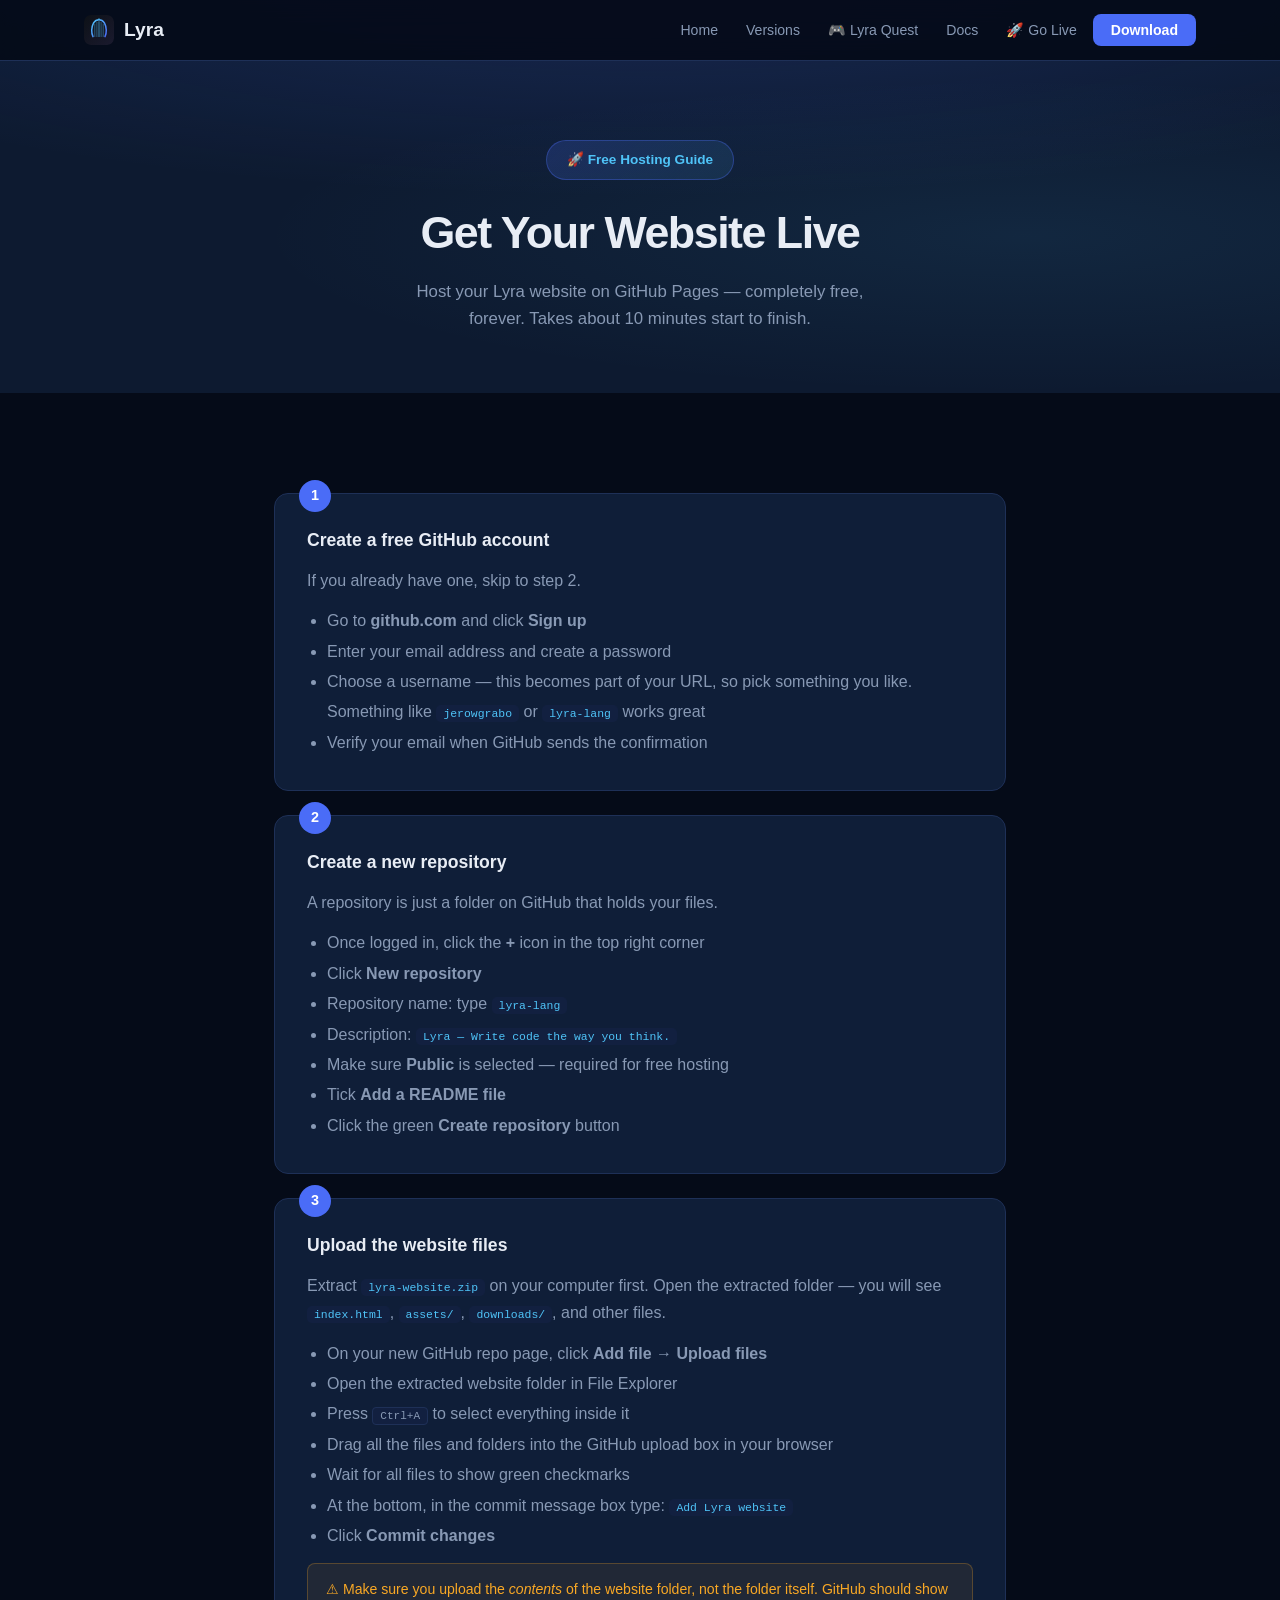
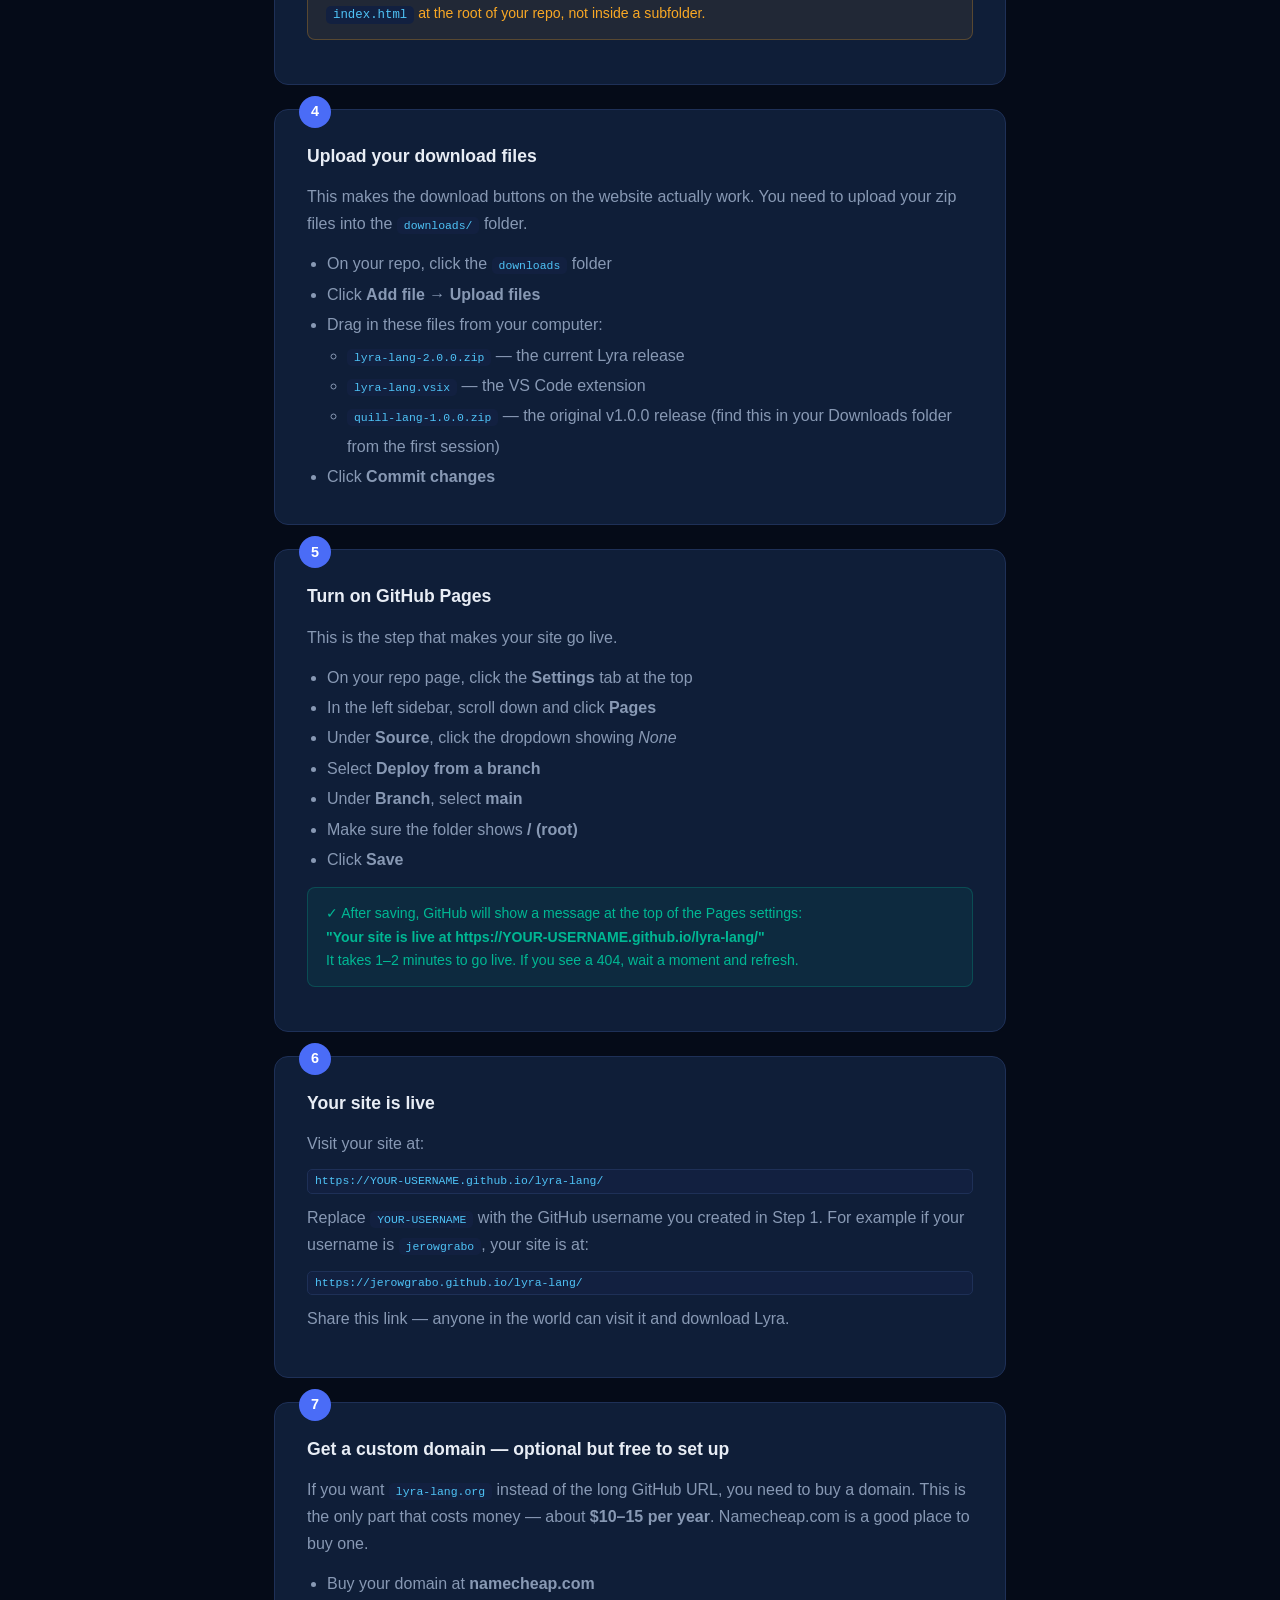
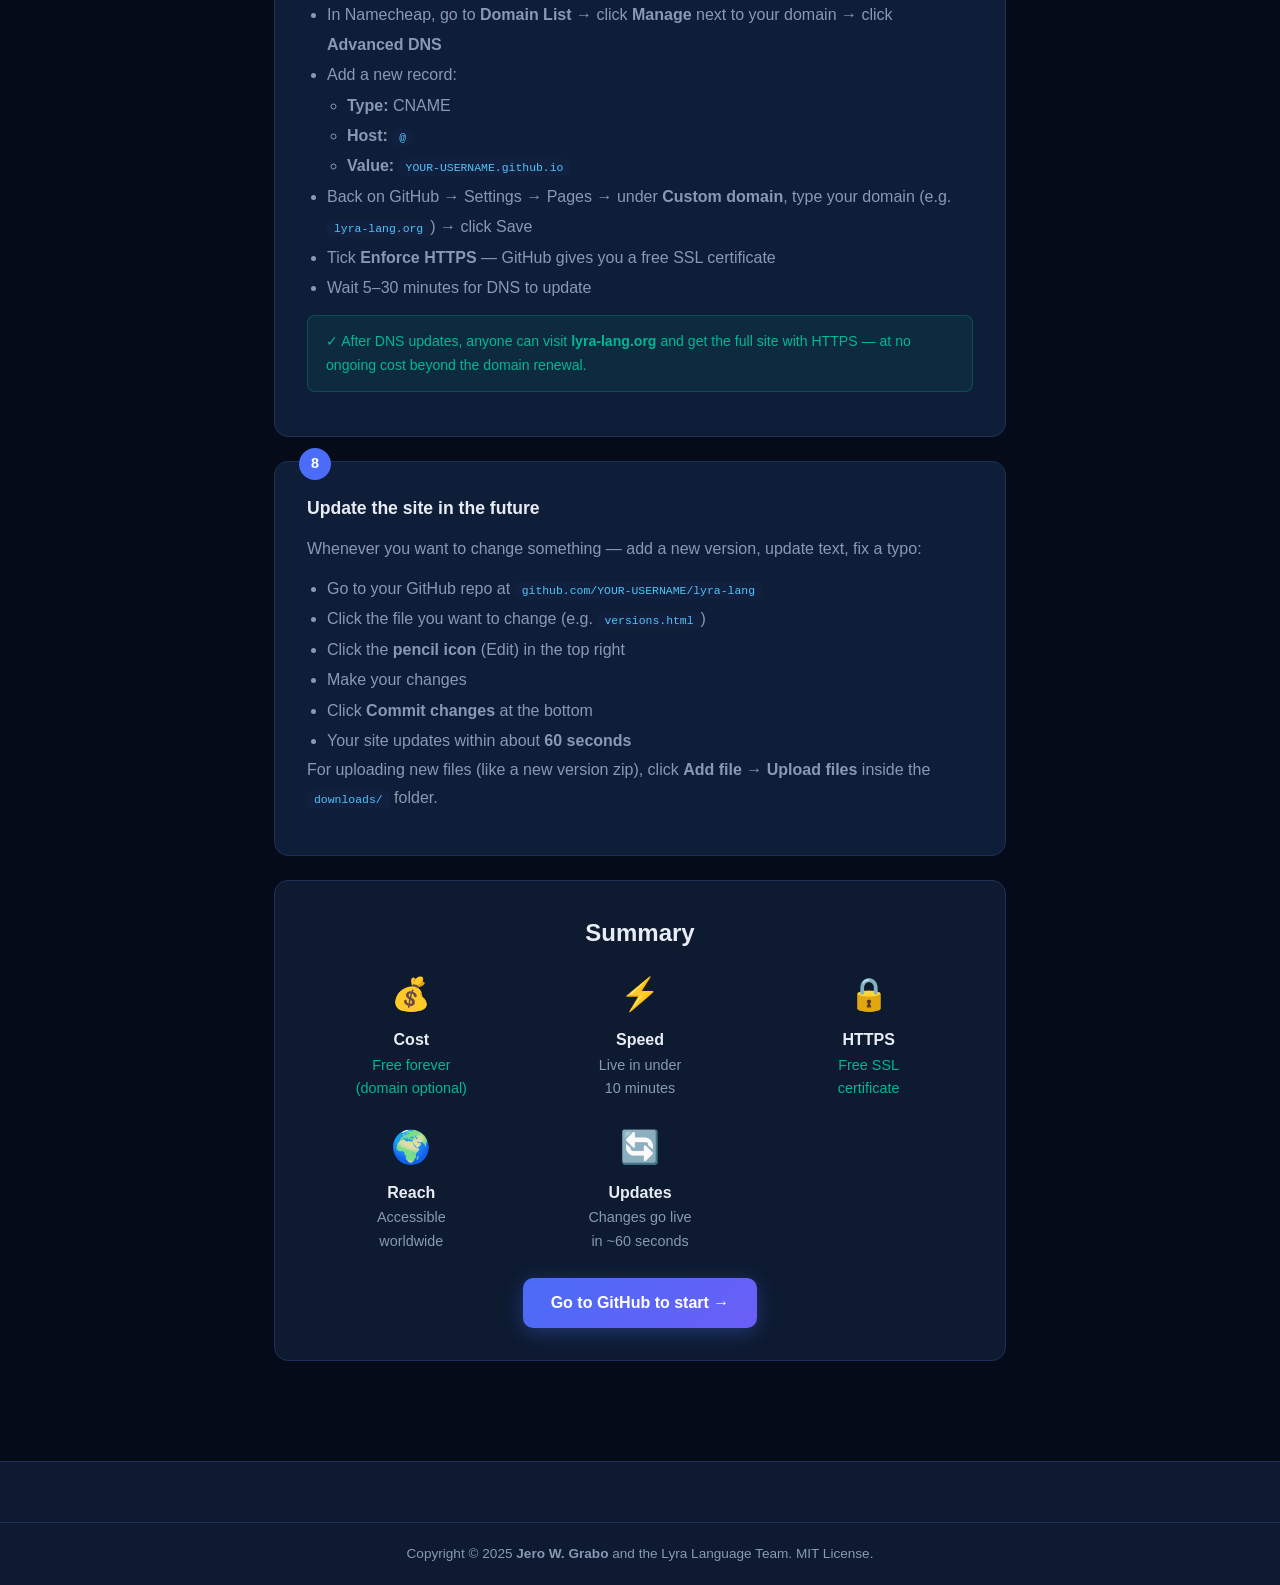
<file: deploy.html>
<!DOCTYPE html>
<html lang="en">
<head>
  <meta charset="UTF-8"/>
  <meta name="viewport" content="width=device-width, initial-scale=1.0"/>
  <title>Lyra — Deploy Your Website Free</title>
  <link rel="icon" type="image/svg+xml" href="assets/img/lyra-icon.svg"/>
  <link rel="stylesheet" href="assets/css/style.css"/>
  <style>
    .deploy-section { max-width: 780px; margin: 0 auto; }
    .step-card {
      background: var(--card);
      border: 1px solid var(--border);
      border-radius: 14px;
      padding: 32px;
      margin-bottom: 24px;
      position: relative;
    }
    .step-card:hover { border-color: var(--primary); }
    .big-num {
      position: absolute;
      top: -14px;
      left: 24px;
      background: var(--primary);
      color: white;
      width: 32px;
      height: 32px;
      border-radius: 50%;
      display: flex;
      align-items: center;
      justify-content: center;
      font-weight: 800;
      font-size: .9rem;
    }
    .step-card h3 { margin-bottom: 12px; font-size: 1.1rem; }
    .step-card p  { color: var(--text-muted); margin-bottom: 12px; line-height: 1.7; }
    .step-card ul { color: var(--text-muted); padding-left: 20px; line-height: 1.9; }
    .step-card code {
      background: var(--surface2);
      padding: 2px 7px;
      border-radius: 5px;
      color: var(--accent);
      font-family: monospace;
      font-size: .88em;
    }
    .cmd {
      background: var(--surface2);
      border: 1px solid var(--border);
      border-radius: 8px;
      padding: 14px 18px;
      font-family: monospace;
      font-size: .9rem;
      color: var(--accent);
      margin: 10px 0;
      display: block;
    }
    .warn {
      background: rgba(249,168,37,.08);
      border: 1px solid rgba(249,168,37,.25);
      border-radius: 8px;
      padding: 14px 18px;
      color: var(--gold);
      font-size: .88rem;
      margin: 12px 0;
    }
    .success-box {
      background: rgba(0,184,148,.08);
      border: 1px solid rgba(0,184,148,.25);
      border-radius: 8px;
      padding: 14px 18px;
      color: var(--success);
      font-size: .88rem;
      margin: 12px 0;
    }
    .img-placeholder {
      background: var(--surface2);
      border: 1px dashed var(--border);
      border-radius: 8px;
      padding: 20px;
      text-align: center;
      color: var(--text-muted);
      font-size: .88rem;
      margin: 12px 0;
    }
    kbd {
      background: var(--surface2);
      border: 1px solid var(--border);
      border-radius: 4px;
      padding: 2px 7px;
      font-family: monospace;
      font-size: .85em;
    }
  </style>
</head>
<body>

<nav class="navbar" id="navbar">
  <div class="nav-inner">
    <a class="nav-logo" href="index.html">
      <img src="assets/img/lyra-icon.svg" alt="Lyra" class="nav-icon"/>
      <span>Lyra</span>
    </a>
    <ul class="nav-links" id="navLinks">
      <li><a href="index.html">Home</a></li>
      <li><a href="versions.html">Versions</a></li>
      <li><a href="game.html">🎮 Lyra Quest</a></li>
      <li><a href="docs.html">Docs</a></li>
      <li><a href="deploy.html">🚀 Go Live</a></li><li><a href="index.html#download" class="btn-nav">Download</a></li>
    </ul>
    <button class="nav-toggle" id="navToggle">&#9776;</button>
  </div>
</nav>

<section class="section-dark" style="padding:140px 0 60px;text-align:center;position:relative">
  <div class="hero-bg"></div>
  <div class="container" style="position:relative;z-index:1">
    <div class="hero-badge">🚀 Free Hosting Guide</div>
    <h1 class="hero-title" style="font-size:2.8rem">Get Your Website Live</h1>
    <p style="color:var(--text-muted);font-size:1.05rem;max-width:500px;margin:0 auto">
      Host your Lyra website on GitHub Pages — completely free, forever.
      Takes about 10 minutes start to finish.
    </p>
  </div>
</section>

<section class="section">
  <div class="container deploy-section">

    <div class="step-card">
      <div class="big-num">1</div>
      <h3>Create a free GitHub account</h3>
      <p>If you already have one, skip to step 2.</p>
      <ul>
        <li>Go to <strong>github.com</strong> and click <strong>Sign up</strong></li>
        <li>Enter your email address and create a password</li>
        <li>Choose a username — this becomes part of your URL, so pick something you like.
            Something like <code>jerowgrabo</code> or <code>lyra-lang</code> works great</li>
        <li>Verify your email when GitHub sends the confirmation</li>
      </ul>
    </div>

    <div class="step-card">
      <div class="big-num">2</div>
      <h3>Create a new repository</h3>
      <p>A repository is just a folder on GitHub that holds your files.</p>
      <ul>
        <li>Once logged in, click the <strong>+</strong> icon in the top right corner</li>
        <li>Click <strong>New repository</strong></li>
        <li>Repository name: type <code>lyra-lang</code></li>
        <li>Description: <code>Lyra — Write code the way you think.</code></li>
        <li>Make sure <strong>Public</strong> is selected — required for free hosting</li>
        <li>Tick <strong>Add a README file</strong></li>
        <li>Click the green <strong>Create repository</strong> button</li>
      </ul>
    </div>

    <div class="step-card">
      <div class="big-num">3</div>
      <h3>Upload the website files</h3>
      <p>
        Extract <code>lyra-website.zip</code> on your computer first.
        Open the extracted folder — you will see <code>index.html</code>,
        <code>assets/</code>, <code>downloads/</code>, and other files.
      </p>
      <ul>
        <li>On your new GitHub repo page, click <strong>Add file</strong> → <strong>Upload files</strong></li>
        <li>Open the extracted website folder in File Explorer</li>
        <li>Press <kbd>Ctrl+A</kbd> to select everything inside it</li>
        <li>Drag all the files and folders into the GitHub upload box in your browser</li>
        <li>Wait for all files to show green checkmarks</li>
        <li>At the bottom, in the commit message box type: <code>Add Lyra website</code></li>
        <li>Click <strong>Commit changes</strong></li>
      </ul>
      <div class="warn">
        ⚠ Make sure you upload the <em>contents</em> of the website folder,
        not the folder itself. GitHub should show <code>index.html</code>
        at the root of your repo, not inside a subfolder.
      </div>
    </div>

    <div class="step-card">
      <div class="big-num">4</div>
      <h3>Upload your download files</h3>
      <p>
        This makes the download buttons on the website actually work.
        You need to upload your zip files into the <code>downloads/</code> folder.
      </p>
      <ul>
        <li>On your repo, click the <code>downloads</code> folder</li>
        <li>Click <strong>Add file</strong> → <strong>Upload files</strong></li>
        <li>Drag in these files from your computer:
          <ul>
            <li><code>lyra-lang-2.0.0.zip</code> — the current Lyra release</li>
            <li><code>lyra-lang.vsix</code> — the VS Code extension</li>
            <li><code>quill-lang-1.0.0.zip</code> — the original v1.0.0 release
                (find this in your Downloads folder from the first session)</li>
          </ul>
        </li>
        <li>Click <strong>Commit changes</strong></li>
      </ul>
    </div>

    <div class="step-card">
      <div class="big-num">5</div>
      <h3>Turn on GitHub Pages</h3>
      <p>This is the step that makes your site go live.</p>
      <ul>
        <li>On your repo page, click the <strong>Settings</strong> tab at the top</li>
        <li>In the left sidebar, scroll down and click <strong>Pages</strong></li>
        <li>Under <strong>Source</strong>, click the dropdown showing <em>None</em></li>
        <li>Select <strong>Deploy from a branch</strong></li>
        <li>Under <strong>Branch</strong>, select <strong>main</strong></li>
        <li>Make sure the folder shows <strong>/ (root)</strong></li>
        <li>Click <strong>Save</strong></li>
      </ul>
      <div class="success-box">
        ✓ After saving, GitHub will show a message at the top of the Pages settings:
        <br/><strong>"Your site is live at https://YOUR-USERNAME.github.io/lyra-lang/"</strong>
        <br/>It takes 1–2 minutes to go live. If you see a 404, wait a moment and refresh.
      </div>
    </div>

    <div class="step-card">
      <div class="big-num">6</div>
      <h3>Your site is live</h3>
      <p>Visit your site at:</p>
      <code class="cmd">https://YOUR-USERNAME.github.io/lyra-lang/</code>
      <p>
        Replace <code>YOUR-USERNAME</code> with the GitHub username you created in Step 1.
        For example if your username is <code>jerowgrabo</code>, your site is at:
      </p>
      <code class="cmd">https://jerowgrabo.github.io/lyra-lang/</code>
      <p>Share this link — anyone in the world can visit it and download Lyra.</p>
    </div>

    <div class="step-card">
      <div class="big-num">7</div>
      <h3>Get a custom domain — optional but free to set up</h3>
      <p>
        If you want <code>lyra-lang.org</code> instead of the long GitHub URL,
        you need to buy a domain. This is the only part that costs money — about
        <strong>$10–15 per year</strong>. Namecheap.com is a good place to buy one.
      </p>
      <ul>
        <li>Buy your domain at <strong>namecheap.com</strong></li>
        <li>In Namecheap, go to <strong>Domain List</strong> → click <strong>Manage</strong>
            next to your domain → click <strong>Advanced DNS</strong></li>
        <li>Add a new record:
          <ul>
            <li><strong>Type:</strong> CNAME</li>
            <li><strong>Host:</strong> <code>@</code></li>
            <li><strong>Value:</strong> <code>YOUR-USERNAME.github.io</code></li>
          </ul>
        </li>
        <li>Back on GitHub → Settings → Pages → under <strong>Custom domain</strong>,
            type your domain (e.g. <code>lyra-lang.org</code>) → click Save</li>
        <li>Tick <strong>Enforce HTTPS</strong> — GitHub gives you a free SSL certificate</li>
        <li>Wait 5–30 minutes for DNS to update</li>
      </ul>
      <div class="success-box">
        ✓ After DNS updates, anyone can visit <strong>lyra-lang.org</strong>
        and get the full site with HTTPS — at no ongoing cost beyond the domain renewal.
      </div>
    </div>

    <div class="step-card">
      <div class="big-num">8</div>
      <h3>Update the site in the future</h3>
      <p>Whenever you want to change something — add a new version, update text, fix a typo:</p>
      <ul>
        <li>Go to your GitHub repo at <code>github.com/YOUR-USERNAME/lyra-lang</code></li>
        <li>Click the file you want to change (e.g. <code>versions.html</code>)</li>
        <li>Click the <strong>pencil icon</strong> (Edit) in the top right</li>
        <li>Make your changes</li>
        <li>Click <strong>Commit changes</strong> at the bottom</li>
        <li>Your site updates within about <strong>60 seconds</strong></li>
      </ul>
      <p>For uploading new files (like a new version zip), click <strong>Add file → Upload files</strong> inside the <code>downloads/</code> folder.</p>
    </div>

    <!-- Summary box -->
    <div style="background:var(--surface);border:1px solid var(--border);border-radius:14px;padding:32px;margin-top:12px;text-align:center">
      <h2 style="margin-bottom:16px">Summary</h2>
      <div style="display:grid;grid-template-columns:repeat(auto-fit,minmax(180px,1fr));gap:20px;margin-bottom:24px">
        <div><div style="font-size:2rem;margin-bottom:6px">💰</div><div style="font-weight:700">Cost</div><div style="color:var(--success);font-size:.9rem">Free forever<br/>(domain optional)</div></div>
        <div><div style="font-size:2rem;margin-bottom:6px">⚡</div><div style="font-weight:700">Speed</div><div style="color:var(--text-muted);font-size:.9rem">Live in under<br/>10 minutes</div></div>
        <div><div style="font-size:2rem;margin-bottom:6px">🔒</div><div style="font-weight:700">HTTPS</div><div style="color:var(--success);font-size:.9rem">Free SSL<br/>certificate</div></div>
        <div><div style="font-size:2rem;margin-bottom:6px">🌍</div><div style="font-weight:700">Reach</div><div style="color:var(--text-muted);font-size:.9rem">Accessible<br/>worldwide</div></div>
        <div><div style="font-size:2rem;margin-bottom:6px">🔄</div><div style="font-weight:700">Updates</div><div style="color:var(--text-muted);font-size:.9rem">Changes go live<br/>in ~60 seconds</div></div>
      </div>
      <a href="https://github.com" class="btn btn-primary" target="_blank">
        Go to GitHub to start →
      </a>
    </div>

  </div>
</section>

<footer class="footer">
  <div class="footer-bottom">
    <p>Copyright &copy; 2025 <strong>Jero W. Grabo</strong> and the Lyra Language Team. MIT License.</p>
  </div>
</footer>
<script src="assets/js/main.js"></script>
</body>
</html>
</file>
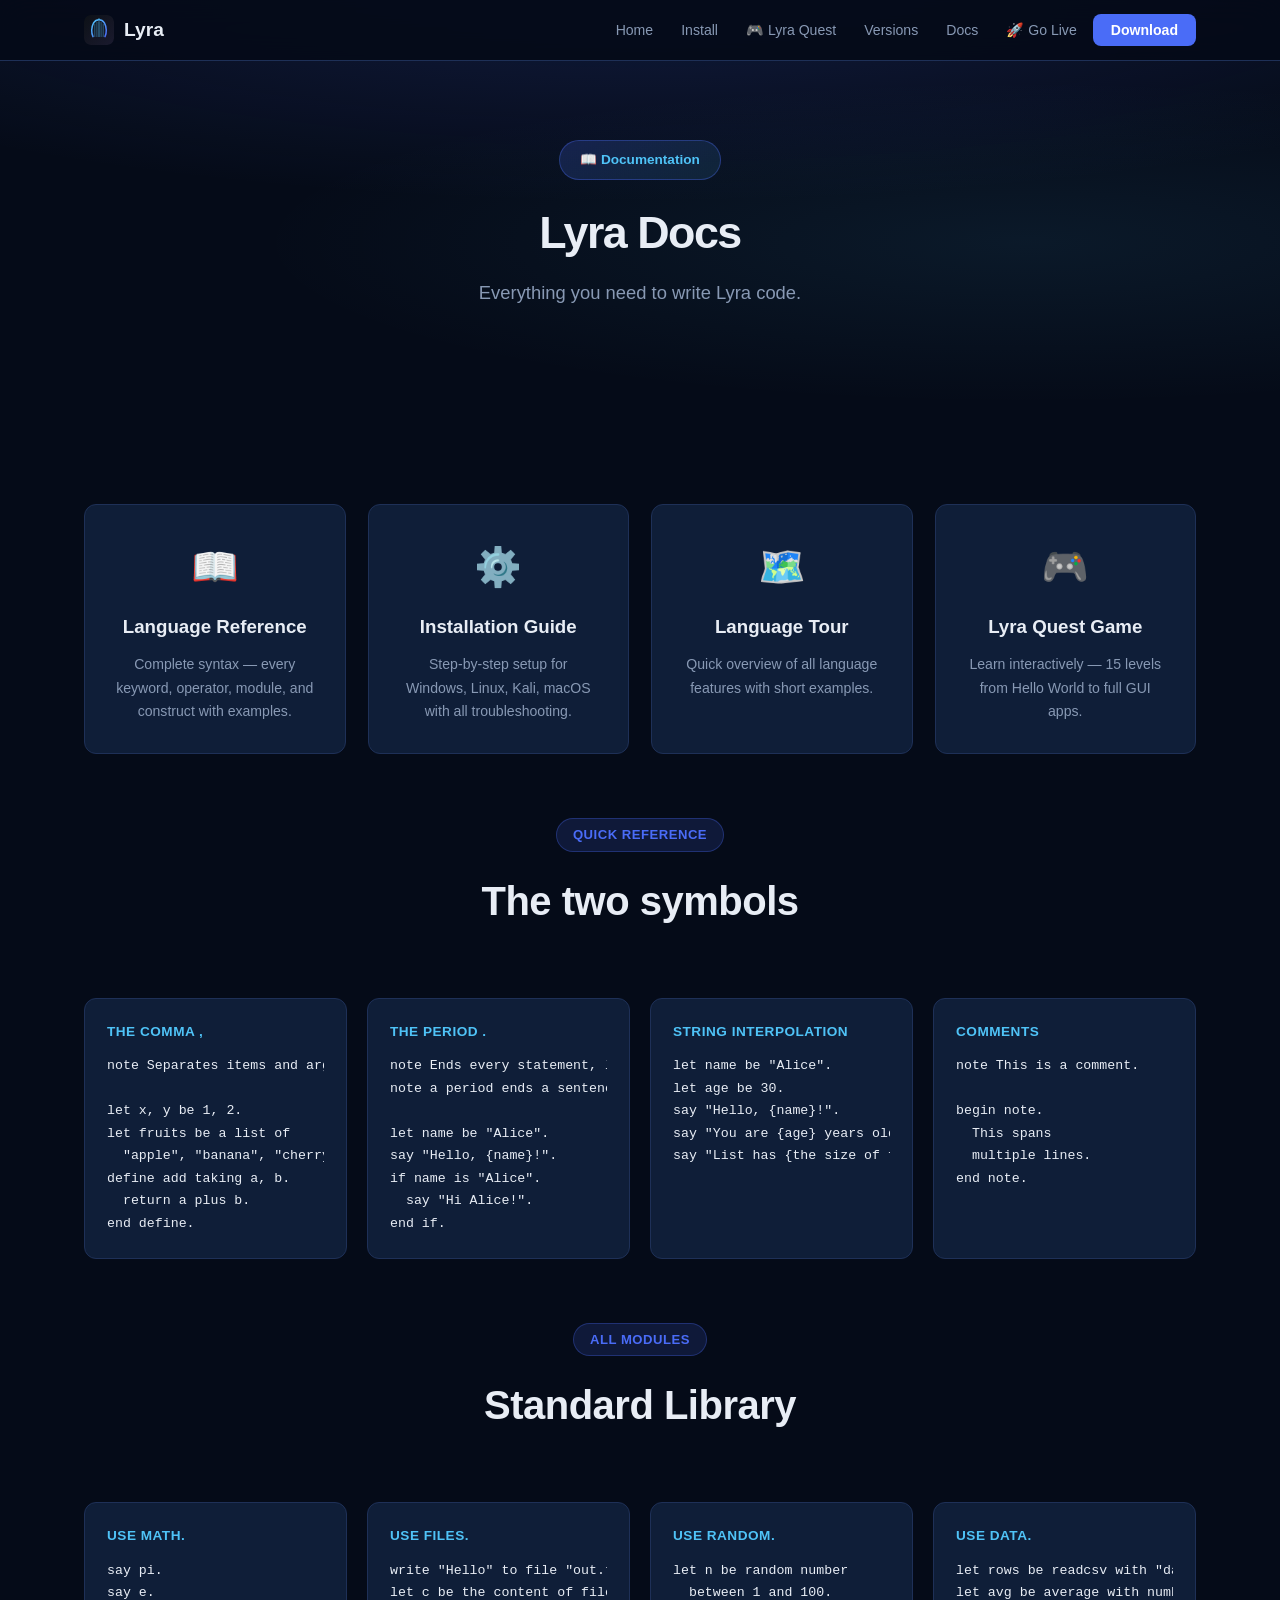
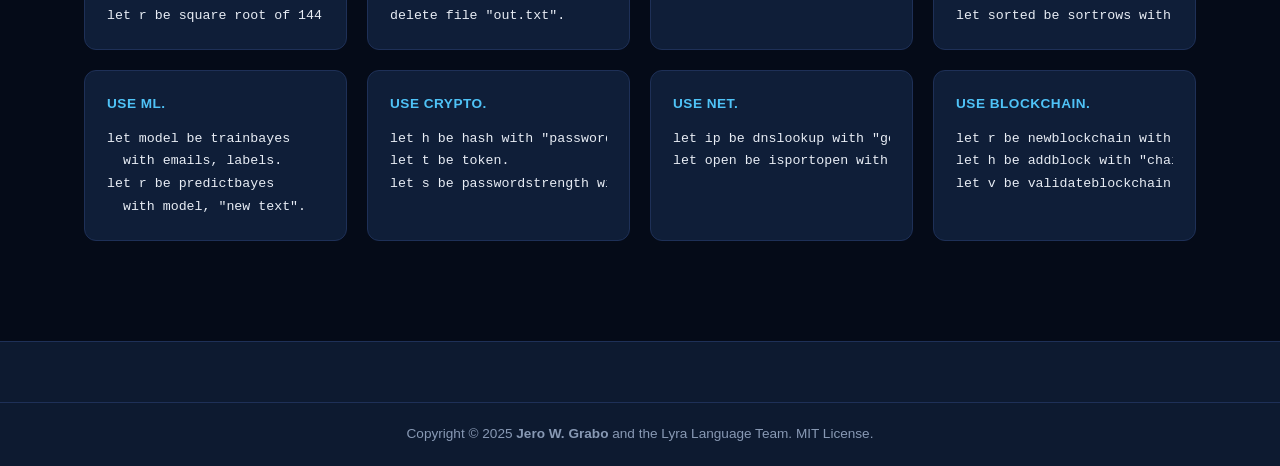
<file: docs.html>
<!DOCTYPE html>
<html lang="en">
<head>
  <meta charset="UTF-8"/>
  <meta name="viewport" content="width=device-width, initial-scale=1.0"/>
  <title>Lyra — Documentation</title>
  <link rel="icon" type="image/svg+xml" href="assets/img/lyra-icon.svg"/>
  <link rel="stylesheet" href="assets/css/style.css"/>
</head>
<body>
<nav class="navbar" id="navbar">
  <div class="nav-inner">
    <a class="nav-logo" href="index.html"><img src="assets/img/lyra-icon.svg" class="nav-icon"/><span>Lyra</span></a>
    <ul class="nav-links" id="navLinks">
      <li><a href="index.html">Home</a></li>
      <li><a href="index.html#install">Install</a></li>
      <li><a href="game.html">🎮 Lyra Quest</a></li>
      <li><a href="versions.html">Versions</a></li>
      <li><a href="docs.html" style="color:var(--accent)">Docs</a></li>
      <li><a href="deploy.html">🚀 Go Live</a></li><li><a href="index.html#download" class="btn-nav">Download</a></li>
    </ul>
    <button class="nav-toggle" id="navToggle">&#9776;</button>
  </div>
</nav>

<section class="hero" style="min-height:40vh;padding:140px 0 60px">
  <div class="hero-bg"></div>
  <div class="container hero-content">
    <div class="hero-badge">📖 Documentation</div>
    <h1 class="hero-title" style="font-size:2.8rem">Lyra Docs</h1>
    <p class="hero-sub">Everything you need to write Lyra code.</p>
  </div>
</section>

<section class="section">
  <div class="container">
    <div class="docs-grid">
      <a class="doc-card" href="docs/LANGUAGE_REFERENCE.md"><div class="doc-icon">📖</div><h3>Language Reference</h3><p>Complete syntax — every keyword, operator, module, and construct with examples.</p></a>
      <a class="doc-card" href="index.html#install"><div class="doc-icon">⚙️</div><h3>Installation Guide</h3><p>Step-by-step setup for Windows, Linux, Kali, macOS with all troubleshooting.</p></a>
      <a class="doc-card" href="index.html#tour"><div class="doc-icon">🗺️</div><h3>Language Tour</h3><p>Quick overview of all language features with short examples.</p></a>
      <a class="doc-card" href="game.html"><div class="doc-icon">🎮</div><h3>Lyra Quest Game</h3><p>Learn interactively — 15 levels from Hello World to full GUI apps.</p></a>
    </div>

    <div style="margin-top:64px">
      <div class="sh"><span class="stag">Quick Reference</span><h2>The two symbols</h2></div>
      <div class="tour-grid">
        <div class="tour-item"><h4>The comma ,</h4><pre>note Separates items and arguments.

let x, y be 1, 2.
let fruits be a list of
  "apple", "banana", "cherry".
define add taking a, b.
  return a plus b.
end define.</pre></div>
        <div class="tour-item"><h4>The period .</h4><pre>note Ends every statement, like
note a period ends a sentence.

let name be "Alice".
say "Hello, {name}!".
if name is "Alice".
  say "Hi Alice!".
end if.</pre></div>
        <div class="tour-item"><h4>String Interpolation</h4><pre>let name be "Alice".
let age be 30.
say "Hello, {name}!".
say "You are {age} years old.".
say "List has {the size of fruits} items.".</pre></div>
        <div class="tour-item"><h4>Comments</h4><pre>note This is a comment.

begin note.
  This spans
  multiple lines.
end note.</pre></div>
      </div>
    </div>

    <div style="margin-top:64px">
      <div class="sh"><span class="stag">All Modules</span><h2>Standard Library</h2></div>
      <div class="tour-grid">
        <div class="tour-item"><h4>use math.</h4><pre>say pi.
say e.
let r be square root of 144.</pre></div>
        <div class="tour-item"><h4>use files.</h4><pre>write "Hello" to file "out.txt".
let c be the content of file "out.txt".
delete file "out.txt".</pre></div>
        <div class="tour-item"><h4>use random.</h4><pre>let n be random number
  between 1 and 100.</pre></div>
        <div class="tour-item"><h4>use data.</h4><pre>let rows be readcsv with "data.csv".
let avg be average with numbers.
let sorted be sortrows with rows, "name".</pre></div>
        <div class="tour-item"><h4>use ml.</h4><pre>let model be trainbayes
  with emails, labels.
let r be predictbayes
  with model, "new text".</pre></div>
        <div class="tour-item"><h4>use crypto.</h4><pre>let h be hash with "password".
let t be token.
let s be passwordstrength with "pwd".</pre></div>
        <div class="tour-item"><h4>use net.</h4><pre>let ip be dnslookup with "google.com".
let open be isportopen with "host", 80.</pre></div>
        <div class="tour-item"><h4>use blockchain.</h4><pre>let r be newblockchain with "chain".
let h be addblock with "chain", "tx".
let v be validateblockchain with "chain".</pre></div>
      </div>
    </div>
  </div>
</section>

<footer class="footer">
  <div class="footer-bottom"><p>Copyright © 2025 <strong>Jero W. Grabo</strong> and the Lyra Language Team. MIT License.</p></div>
</footer>
<script src="assets/js/main.js"></script>
</body>
</html>
</file>
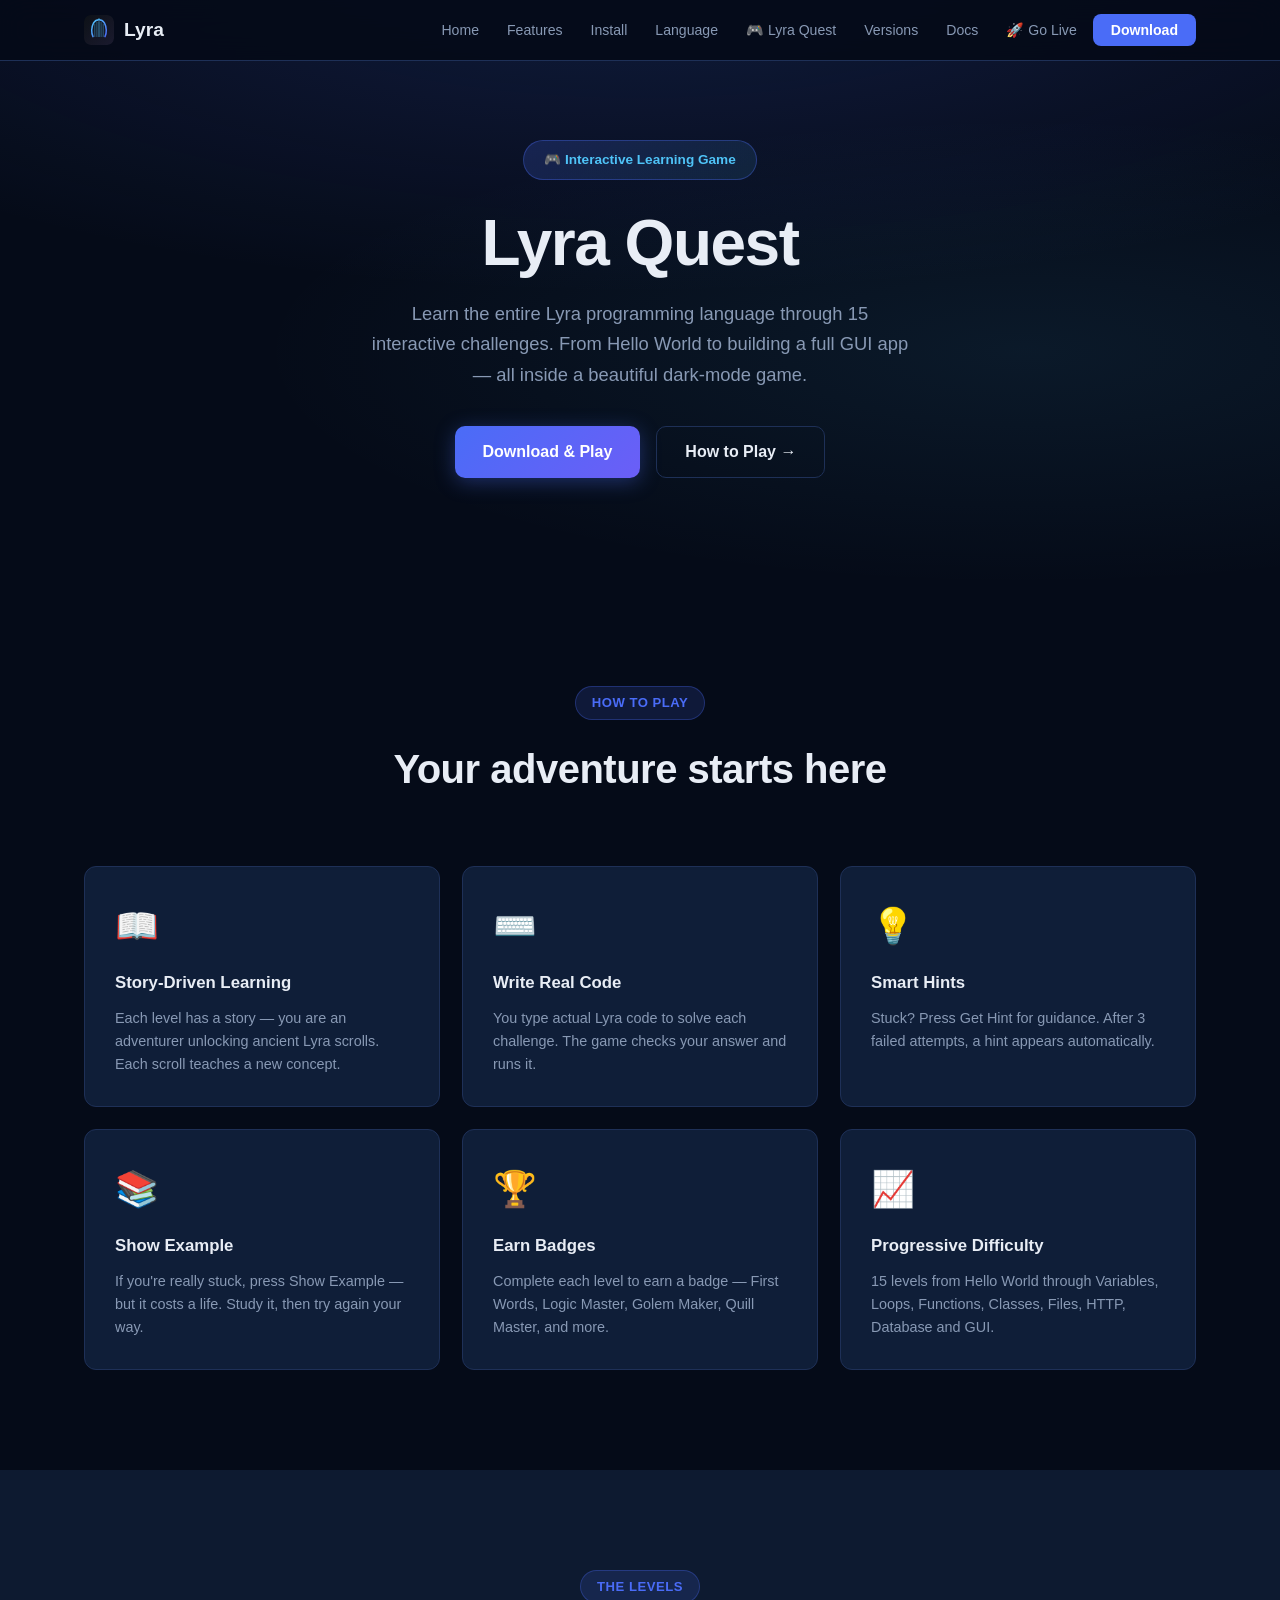
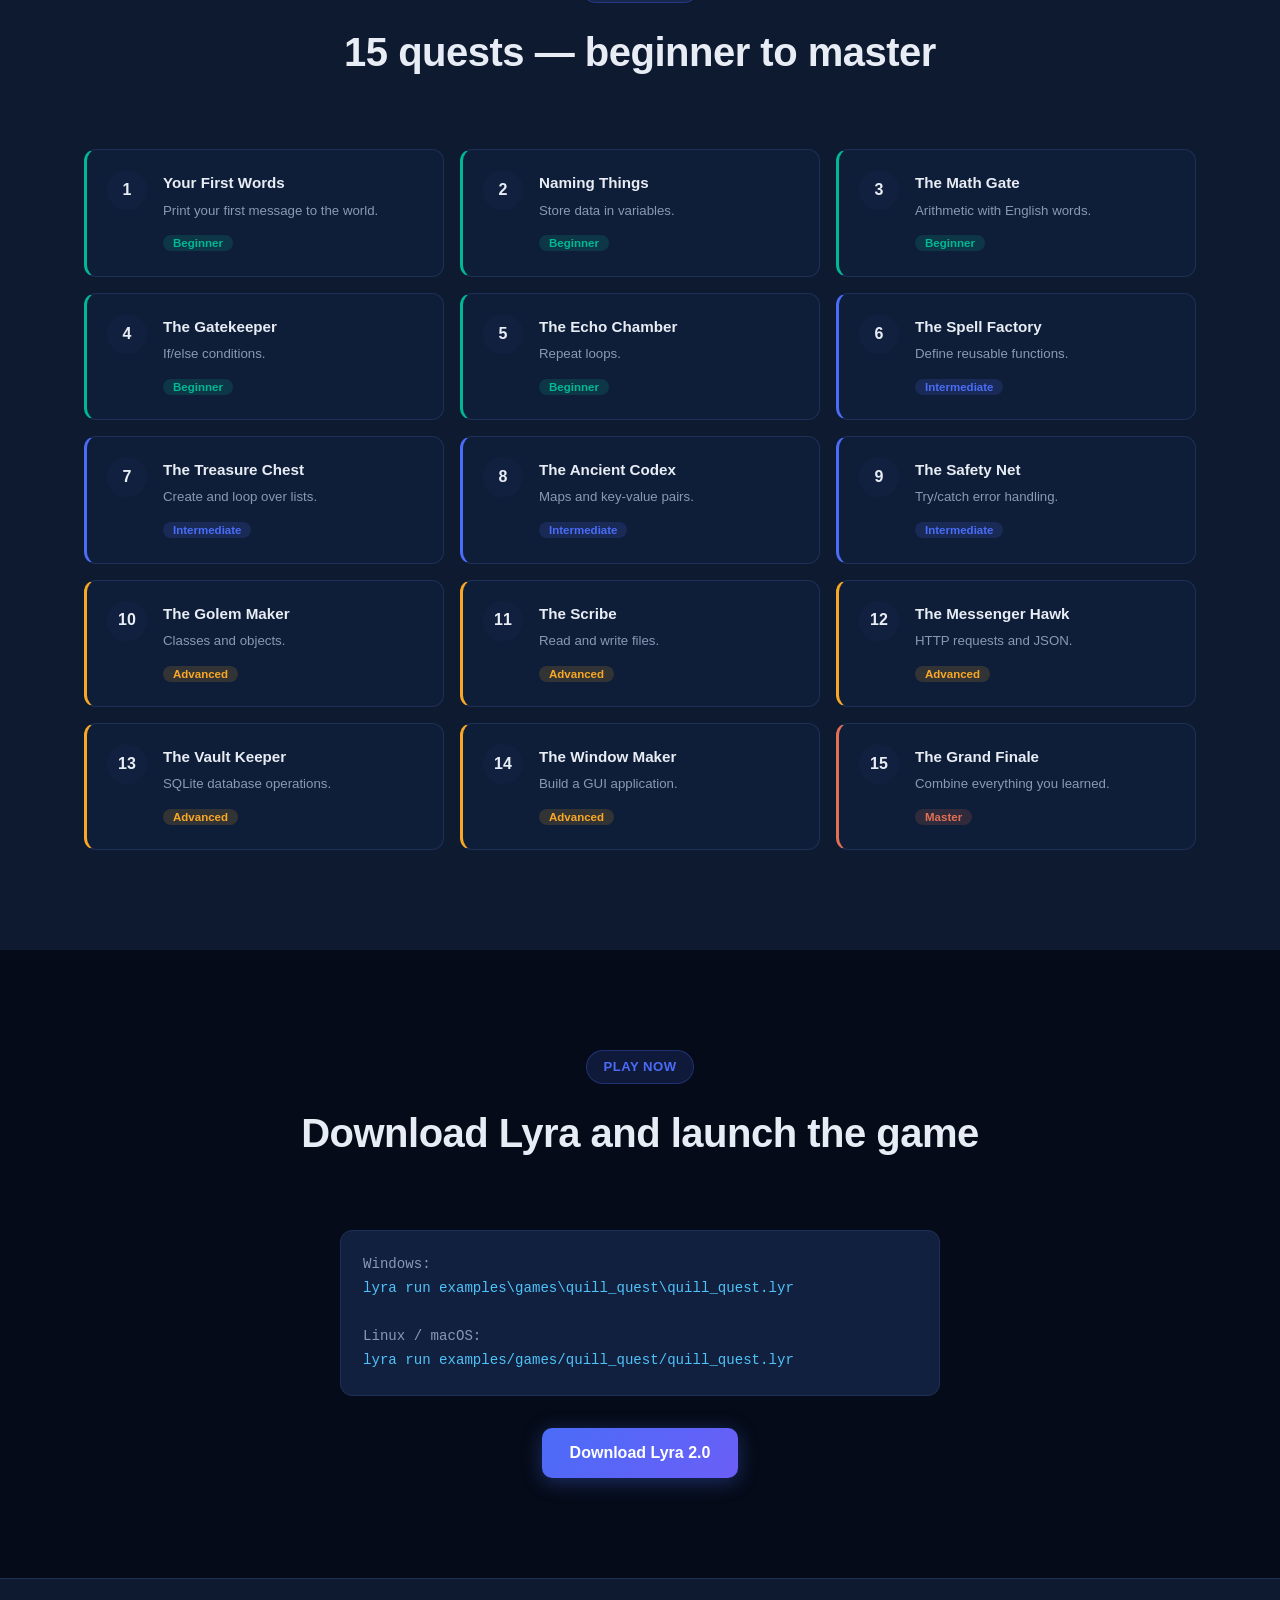
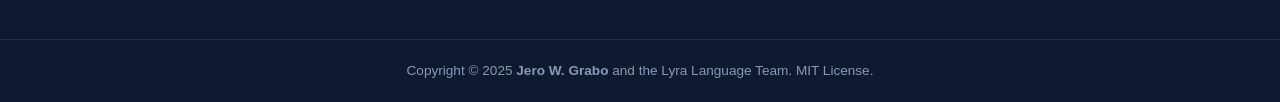
<file: game.html>
<!DOCTYPE html>
<html lang="en">
<head>
  <meta charset="UTF-8"/>
  <meta name="viewport" content="width=device-width, initial-scale=1.0"/>
  <title>Lyra Quest — Learn Lyra through Play</title>
  <link rel="icon" type="image/svg+xml" href="assets/img/lyra-icon.svg"/>
  <link rel="stylesheet" href="assets/css/style.css"/>
</head>
<body>
<nav class="navbar" id="navbar">
  <div class="nav-inner">
    <a class="nav-logo" href="index.html"><img src="assets/img/lyra-icon.svg" class="nav-icon"/><span>Lyra</span></a>
    <ul class="nav-links" id="navLinks">
      <li><a href="index.html">Home</a></li>
      <li><a href="index.html#features">Features</a></li>
      <li><a href="index.html#install">Install</a></li>
      <li><a href="index.html#tour">Language</a></li>
      <li><a href="game.html" style="color:var(--accent)">🎮 Lyra Quest</a></li>
      <li><a href="versions.html">Versions</a></li>
      <li><a href="docs.html">Docs</a></li>
      <li><a href="deploy.html">🚀 Go Live</a></li><li><a href="index.html#download" class="btn-nav">Download</a></li>
    </ul>
    <button class="nav-toggle" id="navToggle">&#9776;</button>
  </div>
</nav>

<section class="hero" style="min-height:50vh;padding:140px 0 60px">
  <div class="hero-bg"></div>
  <div class="container hero-content">
    <div class="hero-badge">🎮 Interactive Learning Game</div>
    <h1 class="hero-title">Lyra Quest</h1>
    <p class="hero-sub">Learn the entire Lyra programming language through 15 interactive challenges. From Hello World to building a full GUI app — all inside a beautiful dark-mode game.</p>
    <div class="hero-btns">
      <a href="downloads/lyra-lang-2.0.0.zip" class="btn btn-primary" download>Download &amp; Play</a>
      <a href="#howtoplay" class="btn btn-ghost">How to Play →</a>
    </div>
  </div>
</section>

<section class="section" id="howtoplay">
  <div class="container">
    <div class="sh"><span class="stag">How to Play</span><h2>Your adventure starts here</h2></div>
    <div class="feat-grid">
      <div class="feat-card"><div class="fi">📖</div><h3>Story-Driven Learning</h3><p>Each level has a story — you are an adventurer unlocking ancient Lyra scrolls. Each scroll teaches a new concept.</p></div>
      <div class="feat-card"><div class="fi">⌨️</div><h3>Write Real Code</h3><p>You type actual Lyra code to solve each challenge. The game checks your answer and runs it.</p></div>
      <div class="feat-card"><div class="fi">💡</div><h3>Smart Hints</h3><p>Stuck? Press Get Hint for guidance. After 3 failed attempts, a hint appears automatically.</p></div>
      <div class="feat-card"><div class="fi">📚</div><h3>Show Example</h3><p>If you're really stuck, press Show Example — but it costs a life. Study it, then try again your way.</p></div>
      <div class="feat-card"><div class="fi">🏆</div><h3>Earn Badges</h3><p>Complete each level to earn a badge — First Words, Logic Master, Golem Maker, Quill Master, and more.</p></div>
      <div class="feat-card"><div class="fi">📈</div><h3>Progressive Difficulty</h3><p>15 levels from Hello World through Variables, Loops, Functions, Classes, Files, HTTP, Database and GUI.</p></div>
    </div>
  </div>
</section>

<section class="section section-dark">
  <div class="container">
    <div class="sh"><span class="stag">The Levels</span><h2>15 quests — beginner to master</h2></div>
    <div class="levels-grid">
      <div class="level-card beginner"><div class="lnum">1</div><div class="linfo"><h4>Your First Words</h4><p>Print your first message to the world.</p><span class="ltag beginner-tag">Beginner</span></div></div>
      <div class="level-card beginner"><div class="lnum">2</div><div class="linfo"><h4>Naming Things</h4><p>Store data in variables.</p><span class="ltag beginner-tag">Beginner</span></div></div>
      <div class="level-card beginner"><div class="lnum">3</div><div class="linfo"><h4>The Math Gate</h4><p>Arithmetic with English words.</p><span class="ltag beginner-tag">Beginner</span></div></div>
      <div class="level-card beginner"><div class="lnum">4</div><div class="linfo"><h4>The Gatekeeper</h4><p>If/else conditions.</p><span class="ltag beginner-tag">Beginner</span></div></div>
      <div class="level-card beginner"><div class="lnum">5</div><div class="linfo"><h4>The Echo Chamber</h4><p>Repeat loops.</p><span class="ltag beginner-tag">Beginner</span></div></div>
      <div class="level-card inter"><div class="lnum">6</div><div class="linfo"><h4>The Spell Factory</h4><p>Define reusable functions.</p><span class="ltag inter-tag">Intermediate</span></div></div>
      <div class="level-card inter"><div class="lnum">7</div><div class="linfo"><h4>The Treasure Chest</h4><p>Create and loop over lists.</p><span class="ltag inter-tag">Intermediate</span></div></div>
      <div class="level-card inter"><div class="lnum">8</div><div class="linfo"><h4>The Ancient Codex</h4><p>Maps and key-value pairs.</p><span class="ltag inter-tag">Intermediate</span></div></div>
      <div class="level-card inter"><div class="lnum">9</div><div class="linfo"><h4>The Safety Net</h4><p>Try/catch error handling.</p><span class="ltag inter-tag">Intermediate</span></div></div>
      <div class="level-card adv"><div class="lnum">10</div><div class="linfo"><h4>The Golem Maker</h4><p>Classes and objects.</p><span class="ltag adv-tag">Advanced</span></div></div>
      <div class="level-card adv"><div class="lnum">11</div><div class="linfo"><h4>The Scribe</h4><p>Read and write files.</p><span class="ltag adv-tag">Advanced</span></div></div>
      <div class="level-card adv"><div class="lnum">12</div><div class="linfo"><h4>The Messenger Hawk</h4><p>HTTP requests and JSON.</p><span class="ltag adv-tag">Advanced</span></div></div>
      <div class="level-card adv"><div class="lnum">13</div><div class="linfo"><h4>The Vault Keeper</h4><p>SQLite database operations.</p><span class="ltag adv-tag">Advanced</span></div></div>
      <div class="level-card adv"><div class="lnum">14</div><div class="linfo"><h4>The Window Maker</h4><p>Build a GUI application.</p><span class="ltag adv-tag">Advanced</span></div></div>
      <div class="level-card master"><div class="lnum">15</div><div class="linfo"><h4>The Grand Finale</h4><p>Combine everything you learned.</p><span class="ltag master-tag">Master</span></div></div>
    </div>
  </div>
</section>

<section class="section">
  <div class="container" style="text-align:center">
    <div class="sh"><span class="stag">Play Now</span><h2>Download Lyra and launch the game</h2></div>
    <div class="cb large" style="max-width:600px;margin:0 auto 32px;text-align:left">
      <span style="color:#8899b4">Windows:</span><br/>
      <code>lyra run examples\games\quill_quest\quill_quest.lyr</code><br/><br/>
      <span style="color:#8899b4">Linux / macOS:</span><br/>
      <code>lyra run examples/games/quill_quest/quill_quest.lyr</code>
    </div>
    <a href="downloads/lyra-lang-2.0.0.zip" class="btn btn-primary" download>Download Lyra 2.0</a>
  </div>
</section>

<footer class="footer">
  <div class="footer-bottom"><p>Copyright © 2025 <strong>Jero W. Grabo</strong> and the Lyra Language Team. MIT License.</p></div>
</footer>
<script src="assets/js/main.js"></script>
</body>
</html>
</file>
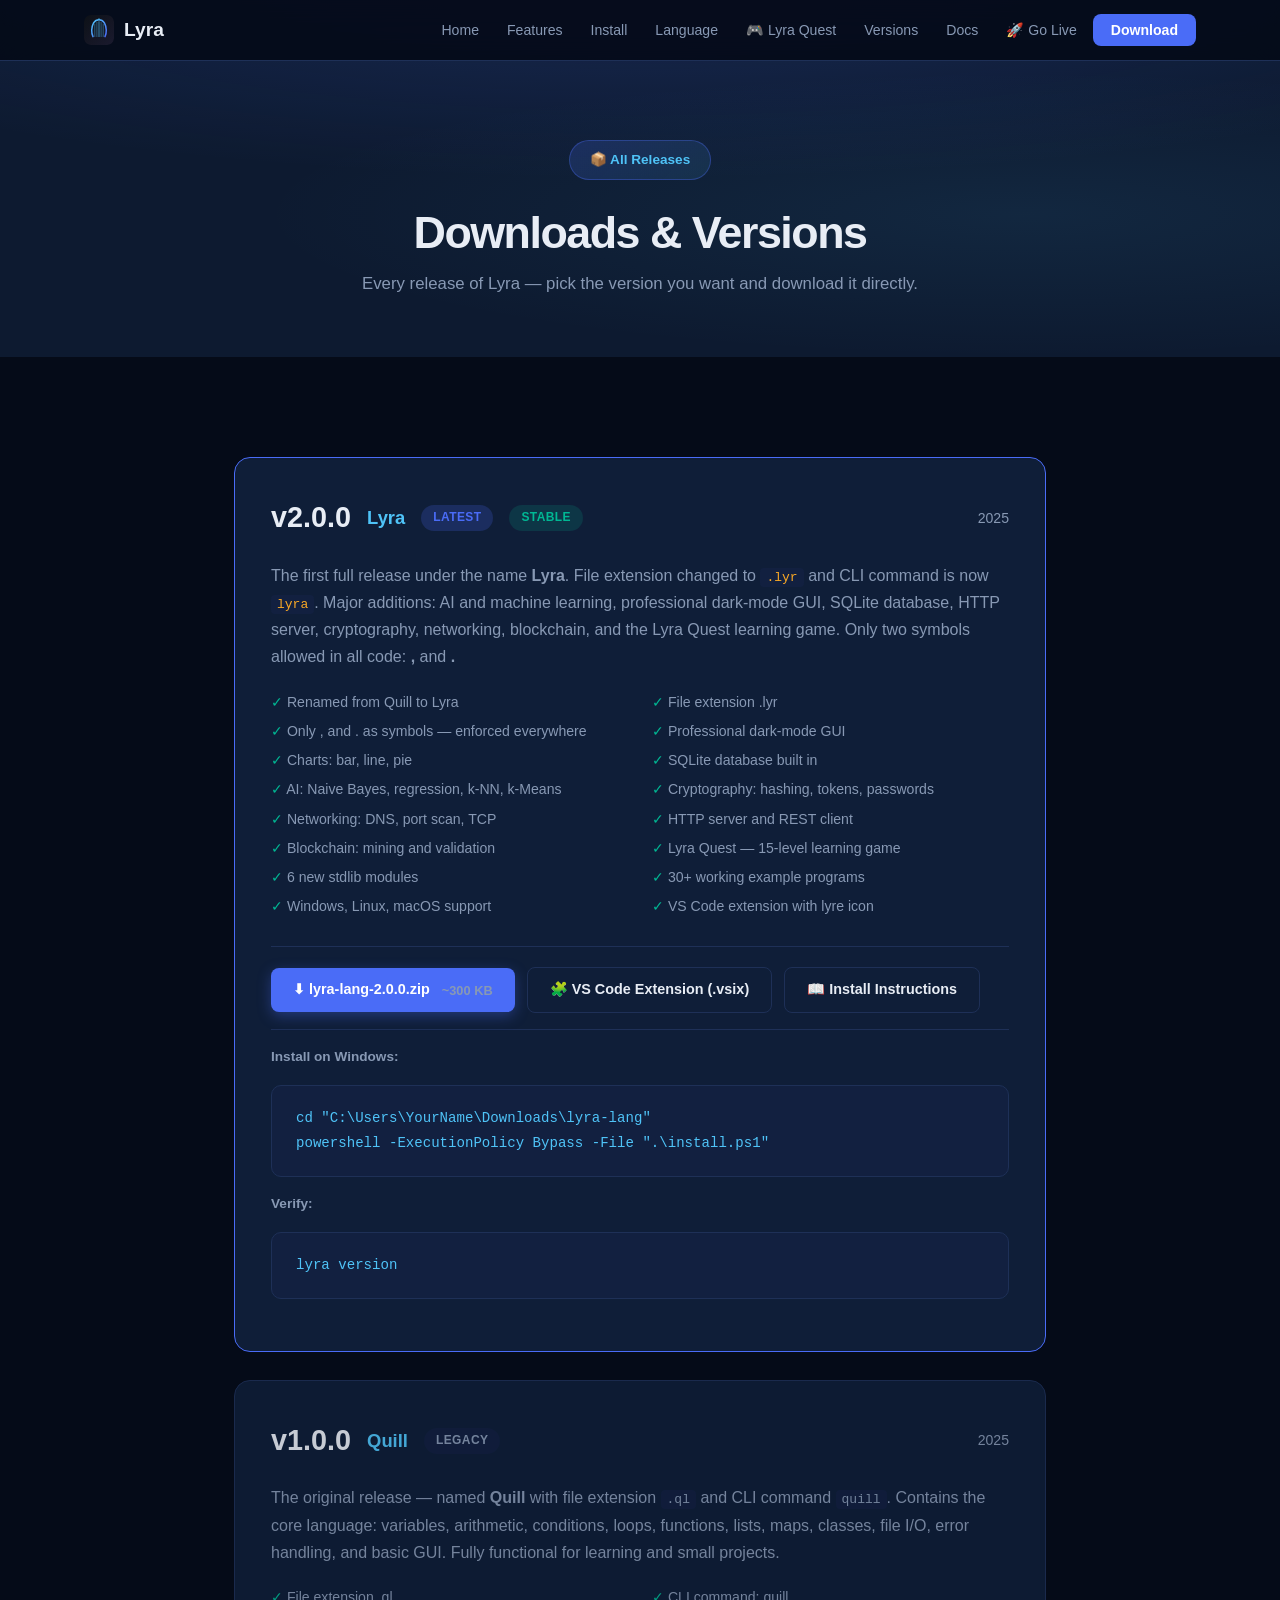
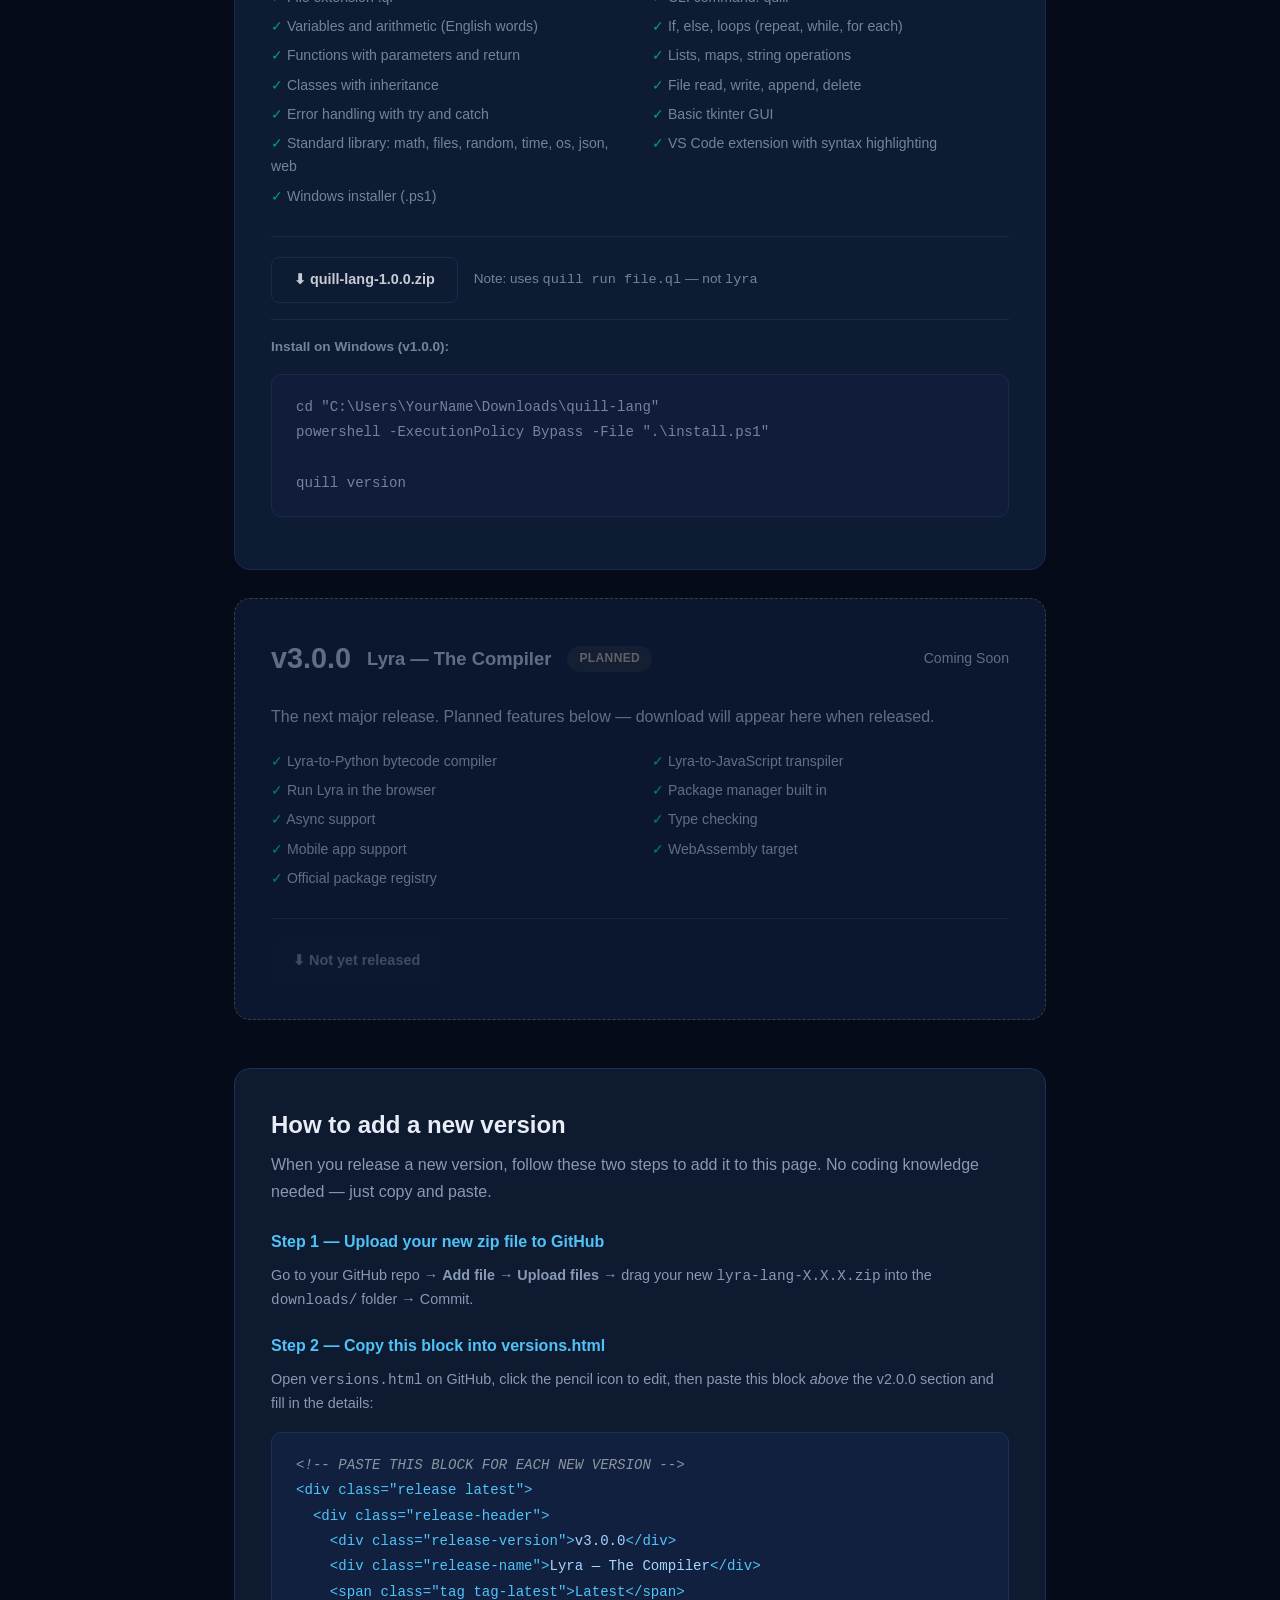
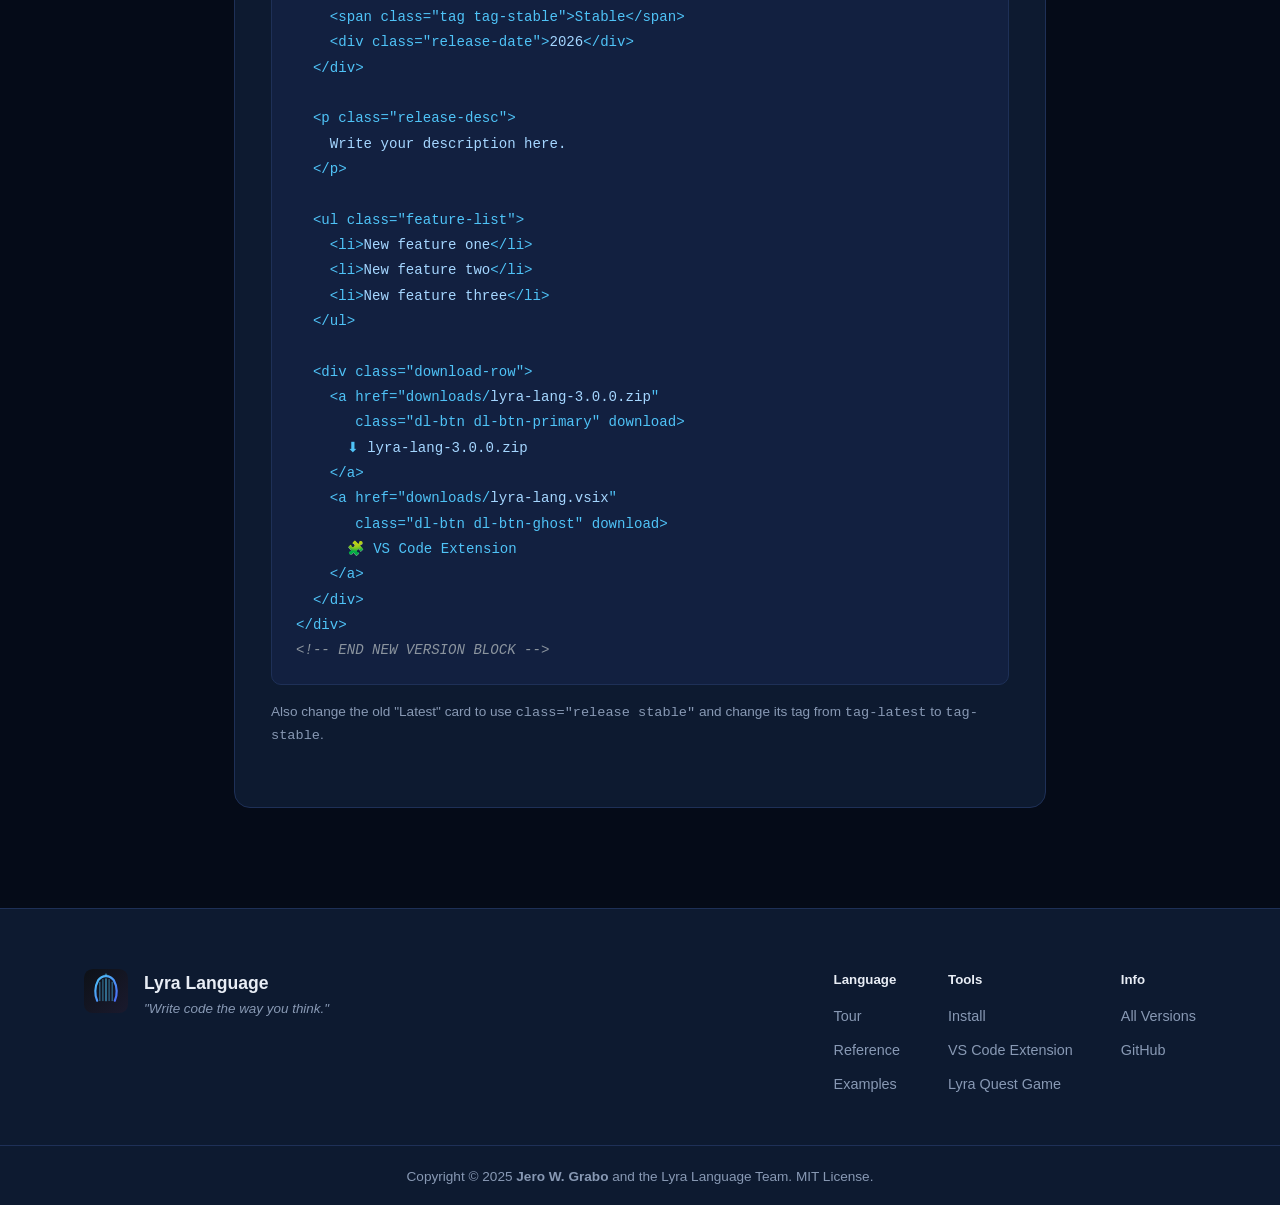
<file: versions.html>
<!DOCTYPE html>
<html lang="en">
<head>
  <meta charset="UTF-8"/>
  <meta name="viewport" content="width=device-width, initial-scale=1.0"/>
  <title>Lyra — All Versions &amp; Downloads</title>
  <link rel="icon" type="image/svg+xml" href="assets/img/lyra-icon.svg"/>
  <link rel="stylesheet" href="assets/css/style.css"/>
  <style>
    /* ── Versions page specific styles ── */
    .ver-page-hero {
      padding: 140px 0 60px;
      text-align: center;
      position: relative;
    }
    .ver-page-hero h1 { font-size: 2.8rem; font-weight: 800; margin-bottom: 12px; }
    .ver-page-hero p  { color: var(--text-muted); font-size: 1.05rem; }

    .versions-list { max-width: 860px; margin: 0 auto; }

    /* Each release card */
    .release {
      background: var(--card);
      border: 1px solid var(--border);
      border-radius: 16px;
      padding: 36px;
      margin-bottom: 28px;
      transition: box-shadow .3s;
    }
    .release:hover { box-shadow: 0 8px 40px rgba(0,0,0,.4); }

    .release.latest  { border-color: var(--primary); }
    .release.stable  { border-color: var(--success); }
    .release.legacy  { border-color: var(--border); opacity: .85; }
    .release.planned { border-color: #555; border-style: dashed; opacity: .7; }

    .release-header {
      display: flex;
      align-items: center;
      gap: 16px;
      flex-wrap: wrap;
      margin-bottom: 20px;
    }
    .release-version {
      font-size: 1.8rem;
      font-weight: 900;
      color: var(--text);
    }
    .release-name {
      font-size: 1.15rem;
      font-weight: 700;
      color: var(--accent);
    }
    .release-date {
      color: var(--text-muted);
      font-size: .88rem;
      margin-left: auto;
    }

    .tag {
      display: inline-block;
      padding: 3px 12px;
      border-radius: 20px;
      font-size: .75rem;
      font-weight: 700;
      text-transform: uppercase;
      letter-spacing: .4px;
    }
    .tag-latest  { background: rgba(74,108,247,.2);  color: var(--primary); }
    .tag-stable  { background: rgba(0,184,148,.15);  color: var(--success); }
    .tag-legacy  { background: var(--surface2);      color: var(--text-muted); }
    .tag-planned { background: rgba(100,100,100,.15); color: #888; }

    .release-desc {
      color: var(--text-muted);
      margin-bottom: 20px;
      line-height: 1.7;
    }

    .feature-list {
      list-style: none;
      display: grid;
      grid-template-columns: repeat(auto-fit, minmax(240px, 1fr));
      gap: 6px 24px;
      margin-bottom: 28px;
    }
    .feature-list li {
      color: var(--text-muted);
      font-size: .88rem;
    }
    .feature-list li::before { content: "✓ "; color: var(--success); }

    .download-row {
      display: flex;
      gap: 12px;
      flex-wrap: wrap;
      align-items: center;
      padding-top: 20px;
      border-top: 1px solid var(--border);
    }
    .dl-btn {
      display: inline-flex;
      align-items: center;
      gap: 8px;
      padding: 10px 22px;
      border-radius: 8px;
      font-size: .9rem;
      font-weight: 600;
      text-decoration: none;
      transition: all .2s;
      border: none;
      cursor: pointer;
    }
    .dl-btn-primary {
      background: var(--primary);
      color: white;
      box-shadow: 0 4px 14px rgba(74,108,247,.35);
    }
    .dl-btn-primary:hover { background: var(--primary-h); color: white; transform: translateY(-1px); }
    .dl-btn-ghost {
      background: transparent;
      color: var(--text);
      border: 1.5px solid var(--border);
    }
    .dl-btn-ghost:hover { border-color: var(--primary); background: var(--surface2); color: var(--text); }
    .dl-btn-disabled {
      background: var(--surface2);
      color: var(--text-muted);
      cursor: not-allowed;
      opacity: .6;
    }
    .dl-file-size {
      color: var(--text-muted);
      font-size: .8rem;
      margin-left: 4px;
    }

    /* Add future version guide */
    .add-version-box {
      background: var(--surface);
      border: 1px solid var(--border);
      border-radius: 16px;
      padding: 36px;
      margin-top: 48px;
    }
    .add-version-box h2 { margin-bottom: 8px; }
    .add-version-box p { color: var(--text-muted); margin-bottom: 24px; }
    .code-snippet {
      background: var(--surface2);
      border: 1px solid var(--border);
      border-radius: 10px;
      padding: 20px 24px;
      font-family: monospace;
      font-size: .88rem;
      color: var(--accent);
      line-height: 1.8;
      margin: 16px 0;
      overflow-x: auto;
      white-space: pre;
    }
    .snippet-comment { color: #8b949e; font-style: italic; }
    .snippet-key { color: #79c0ff; }
    .snippet-value { color: #a5d6ff; }
  </style>
</head>
<body>

<nav class="navbar" id="navbar">
  <div class="nav-inner">
    <a class="nav-logo" href="index.html">
      <img src="assets/img/lyra-icon.svg" alt="Lyra" class="nav-icon"/>
      <span>Lyra</span>
    </a>
    <ul class="nav-links" id="navLinks">
      <li><a href="index.html">Home</a></li>
      <li><a href="index.html#features">Features</a></li>
      <li><a href="index.html#install">Install</a></li>
      <li><a href="index.html#tour">Language</a></li>
      <li><a href="game.html">🎮 Lyra Quest</a></li>
      <li><a href="versions.html" style="color:var(--accent)">Versions</a></li>
      <li><a href="docs.html">Docs</a></li>
      <li><a href="deploy.html">🚀 Go Live</a></li><li><a href="index.html#download" class="btn-nav">Download</a></li>
    </ul>
    <button class="nav-toggle" id="navToggle">&#9776;</button>
  </div>
</nav>

<section class="ver-page-hero section-dark">
  <div class="hero-bg"></div>
  <div class="container" style="position:relative;z-index:1">
    <div class="hero-badge">📦 All Releases</div>
    <h1 class="hero-title" style="font-size:2.8rem">Downloads &amp; Versions</h1>
    <p>Every release of Lyra — pick the version you want and download it directly.</p>
  </div>
</section>

<section class="section">
  <div class="container versions-list">

    <!-- ══════════════════════════════════════════════════════
         v2.0.0 — LATEST
    ══════════════════════════════════════════════════════════ -->
    <div class="release latest">
      <div class="release-header">
        <div class="release-version">v2.0.0</div>
        <div class="release-name">Lyra</div>
        <span class="tag tag-latest">Latest</span>
        <span class="tag tag-stable">Stable</span>
        <div class="release-date">2025</div>
      </div>

      <p class="release-desc">
        The first full release under the name <strong>Lyra</strong>. File extension changed to
        <code style="background:var(--surface2);padding:2px 6px;border-radius:4px;color:var(--gold)">.lyr</code>
        and CLI command is now <code style="background:var(--surface2);padding:2px 6px;border-radius:4px;color:var(--gold)">lyra</code>.
        Major additions: AI and machine learning, professional dark-mode GUI, SQLite database,
        HTTP server, cryptography, networking, blockchain, and the Lyra Quest learning game.
        Only two symbols allowed in all code: <strong>,</strong> and <strong>.</strong>
      </p>

      <ul class="feature-list">
        <li>Renamed from Quill to Lyra</li>
        <li>File extension .lyr</li>
        <li>Only , and . as symbols — enforced everywhere</li>
        <li>Professional dark-mode GUI</li>
        <li>Charts: bar, line, pie</li>
        <li>SQLite database built in</li>
        <li>AI: Naive Bayes, regression, k-NN, k-Means</li>
        <li>Cryptography: hashing, tokens, passwords</li>
        <li>Networking: DNS, port scan, TCP</li>
        <li>HTTP server and REST client</li>
        <li>Blockchain: mining and validation</li>
        <li>Lyra Quest — 15-level learning game</li>
        <li>6 new stdlib modules</li>
        <li>30+ working example programs</li>
        <li>Windows, Linux, macOS support</li>
        <li>VS Code extension with lyre icon</li>
      </ul>

      <div class="download-row">
        <a href="downloads/lyra-lang-2.0.0.zip" class="dl-btn dl-btn-primary" download>
          ⬇ lyra-lang-2.0.0.zip
          <span class="dl-file-size">~300 KB</span>
        </a>
        <a href="downloads/lyra-lang.vsix" class="dl-btn dl-btn-ghost" download>
          🧩 VS Code Extension (.vsix)
        </a>
        <a href="index.html#install" class="dl-btn dl-btn-ghost">
          📖 Install Instructions
        </a>
      </div>

      <div style="margin-top:16px;padding-top:16px;border-top:1px solid var(--border)">
        <p style="color:var(--text-muted);font-size:.85rem;margin-bottom:12px">
          <strong>Install on Windows:</strong>
        </p>
        <div class="code-snippet">cd "C:\Users\YourName\Downloads\lyra-lang"
powershell -ExecutionPolicy Bypass -File ".\install.ps1"</div>
        <p style="color:var(--text-muted);font-size:.85rem;margin:12px 0">
          <strong>Verify:</strong>
        </p>
        <div class="code-snippet">lyra version</div>
      </div>
    </div>

    <!-- ══════════════════════════════════════════════════════
         v1.0.0 — ORIGINAL QUILL RELEASE
    ══════════════════════════════════════════════════════════ -->
    <div class="release legacy">
      <div class="release-header">
        <div class="release-version">v1.0.0</div>
        <div class="release-name">Quill</div>
        <span class="tag tag-legacy">Legacy</span>
        <div class="release-date">2025</div>
      </div>

      <p class="release-desc">
        The original release — named <strong>Quill</strong> with file extension
        <code style="background:var(--surface2);padding:2px 6px;border-radius:4px;color:var(--text-muted)">.ql</code>
        and CLI command <code style="background:var(--surface2);padding:2px 6px;border-radius:4px;color:var(--text-muted)">quill</code>.
        Contains the core language: variables, arithmetic, conditions, loops, functions,
        lists, maps, classes, file I/O, error handling, and basic GUI.
        Fully functional for learning and small projects.
      </p>

      <ul class="feature-list">
        <li>File extension .ql</li>
        <li>CLI command: quill</li>
        <li>Variables and arithmetic (English words)</li>
        <li>If, else, loops (repeat, while, for each)</li>
        <li>Functions with parameters and return</li>
        <li>Lists, maps, string operations</li>
        <li>Classes with inheritance</li>
        <li>File read, write, append, delete</li>
        <li>Error handling with try and catch</li>
        <li>Basic tkinter GUI</li>
        <li>Standard library: math, files, random, time, os, json, web</li>
        <li>VS Code extension with syntax highlighting</li>
        <li>Windows installer (.ps1)</li>
      </ul>

      <div class="download-row">
        <a href="downloads/quill-lang-1.0.0.zip" class="dl-btn dl-btn-ghost" download>
          ⬇ quill-lang-1.0.0.zip
        </a>
        <div style="color:var(--text-muted);font-size:.85rem;margin-left:4px">
          Note: uses <code style="color:var(--text-muted)">quill run file.ql</code>
          — not <code style="color:var(--text-muted)">lyra</code>
        </div>
      </div>

      <div style="margin-top:16px;padding-top:16px;border-top:1px solid var(--border)">
        <p style="color:var(--text-muted);font-size:.85rem;margin-bottom:12px">
          <strong>Install on Windows (v1.0.0):</strong>
        </p>
        <div class="code-snippet" style="color:var(--text-muted)">cd "C:\Users\YourName\Downloads\quill-lang"
powershell -ExecutionPolicy Bypass -File ".\install.ps1"

quill version</div>
      </div>
    </div>

    <!-- ══════════════════════════════════════════════════════
         v3.0.0 — COMING SOON (easy to fill in later)
    ══════════════════════════════════════════════════════════ -->
    <div class="release planned">
      <div class="release-header">
        <div class="release-version" style="color:var(--text-muted)">v3.0.0</div>
        <div class="release-name" style="color:var(--text-muted)">Lyra — The Compiler</div>
        <span class="tag tag-planned">Planned</span>
        <div class="release-date">Coming Soon</div>
      </div>

      <p class="release-desc">
        The next major release. Planned features below — download will appear here when released.
      </p>

      <ul class="feature-list">
        <li>Lyra-to-Python bytecode compiler</li>
        <li>Lyra-to-JavaScript transpiler</li>
        <li>Run Lyra in the browser</li>
        <li>Package manager built in</li>
        <li>Async support</li>
        <li>Type checking</li>
        <li>Mobile app support</li>
        <li>WebAssembly target</li>
        <li>Official package registry</li>
      </ul>

      <div class="download-row">
        <span class="dl-btn dl-btn-disabled">⬇ Not yet released</span>
      </div>
    </div>

    <!-- ══════════════════════════════════════════════════════
         HOW TO ADD A NEW VERSION (for Jero)
    ══════════════════════════════════════════════════════════ -->
    <div class="add-version-box">
      <h2>How to add a new version</h2>
      <p>
        When you release a new version, follow these two steps to add it to this page.
        No coding knowledge needed — just copy and paste.
      </p>

      <h3 style="margin-bottom:8px;font-size:1rem;color:var(--accent)">
        Step 1 — Upload your new zip file to GitHub
      </h3>
      <p style="color:var(--text-muted);font-size:.9rem;margin-bottom:8px">
        Go to your GitHub repo → <strong>Add file</strong> → <strong>Upload files</strong>
        → drag your new <code>lyra-lang-X.X.X.zip</code> into the
        <code>downloads/</code> folder → Commit.
      </p>

      <h3 style="margin-bottom:8px;font-size:1rem;color:var(--accent);margin-top:20px">
        Step 2 — Copy this block into versions.html
      </h3>
      <p style="color:var(--text-muted);font-size:.9rem;margin-bottom:12px">
        Open <code>versions.html</code> on GitHub, click the pencil icon to edit,
        then paste this block <em>above</em> the v2.0.0 section and fill in the details:
      </p>

      <div class="code-snippet"><span class="snippet-comment">&lt;!-- PASTE THIS BLOCK FOR EACH NEW VERSION --&gt;</span>
&lt;div class="release latest"&gt;
  &lt;div class="release-header"&gt;
    &lt;div class="release-version"&gt;<span class="snippet-value">v3.0.0</span>&lt;/div&gt;
    &lt;div class="release-name"&gt;<span class="snippet-value">Lyra — The Compiler</span>&lt;/div&gt;
    &lt;span class="tag tag-latest"&gt;Latest&lt;/span&gt;
    &lt;span class="tag tag-stable"&gt;Stable&lt;/span&gt;
    &lt;div class="release-date"&gt;<span class="snippet-value">2026</span>&lt;/div&gt;
  &lt;/div&gt;

  &lt;p class="release-desc"&gt;
    <span class="snippet-value">Write your description here.</span>
  &lt;/p&gt;

  &lt;ul class="feature-list"&gt;
    &lt;li&gt;<span class="snippet-value">New feature one</span>&lt;/li&gt;
    &lt;li&gt;<span class="snippet-value">New feature two</span>&lt;/li&gt;
    &lt;li&gt;<span class="snippet-value">New feature three</span>&lt;/li&gt;
  &lt;/ul&gt;

  &lt;div class="download-row"&gt;
    &lt;a href="downloads/<span class="snippet-value">lyra-lang-3.0.0.zip</span>"
       class="dl-btn dl-btn-primary" download&gt;
      ⬇ <span class="snippet-value">lyra-lang-3.0.0.zip</span>
    &lt;/a&gt;
    &lt;a href="downloads/<span class="snippet-value">lyra-lang.vsix</span>"
       class="dl-btn dl-btn-ghost" download&gt;
      🧩 VS Code Extension
    &lt;/a&gt;
  &lt;/div&gt;
&lt;/div&gt;
<span class="snippet-comment">&lt;!-- END NEW VERSION BLOCK --&gt;</span></div>

      <p style="color:var(--text-muted);font-size:.85rem;margin-top:16px">
        Also change the old "Latest" card to use
        <code>class="release stable"</code> and change its tag from
        <code>tag-latest</code> to <code>tag-stable</code>.
      </p>
    </div>

  </div>
</section>

<footer class="footer">
  <div class="container footer-inner">
    <div class="footer-brand">
      <img src="assets/img/lyra-icon.svg" width="44"/>
      <div>
        <div class="fn">Lyra Language</div>
        <div class="ft">"Write code the way you think."</div>
      </div>
    </div>
    <div class="footer-links">
      <div class="fc"><h5>Language</h5>
        <a href="index.html#tour">Tour</a>
        <a href="docs.html">Reference</a>
        <a href="index.html#examples">Examples</a>
      </div>
      <div class="fc"><h5>Tools</h5>
        <a href="index.html#install">Install</a>
        <a href="index.html#download">VS Code Extension</a>
        <a href="game.html">Lyra Quest Game</a>
      </div>
      <div class="fc"><h5>Info</h5>
        <a href="versions.html">All Versions</a>
        <a href="https://github.com/lyra-lang/lyra">GitHub</a>
      </div>
    </div>
  </div>
  <div class="footer-bottom">
    <p>Copyright &copy; 2025 <strong>Jero W. Grabo</strong> and the Lyra Language Team. MIT License.</p>
  </div>
</footer>

<script src="assets/js/main.js"></script>
</body>
</html>
</file>
<file: assets/css/style.css>
:root{
  --bg:#050b18;--surface:#0d1a30;--surface2:#122040;--card:#0f1e38;
  --border:#1e3057;--primary:#4a6cf7;--primary-h:#5a7cff;
  --accent:#4fc3f7;--gold:#f9a825;--success:#00b894;--danger:#e17055;
  --text:#e8edf5;--text-muted:#8899b4;--r:12px;--rl:20px;
  --shadow:0 4px 32px rgba(0,0,0,.4);--glow:0 0 40px rgba(74,108,247,.2);
}
*,*::before,*::after{box-sizing:border-box;margin:0;padding:0}
html{scroll-behavior:smooth}
body{font-family:-apple-system,BlinkMacSystemFont,'Segoe UI','Inter',sans-serif;
  background:var(--bg);color:var(--text);line-height:1.65;overflow-x:hidden}
a{color:var(--accent);text-decoration:none;transition:color .2s}
a:hover{color:var(--primary-h)}
.container{max-width:1160px;margin:0 auto;padding:0 24px}

/* Navbar */
.navbar{position:fixed;top:0;left:0;right:0;z-index:100;
  background:rgba(5,11,24,.9);backdrop-filter:blur(14px);
  border-bottom:1px solid var(--border);transition:box-shadow .3s}
.navbar.scrolled{box-shadow:0 4px 24px rgba(0,0,0,.5)}
.nav-inner{display:flex;align-items:center;justify-content:space-between;
  padding:14px 24px;max-width:1160px;margin:0 auto}
.nav-logo{display:flex;align-items:center;gap:10px;color:var(--text);
  font-size:1.2rem;font-weight:700}
.nav-icon{width:30px;height:30px;border-radius:7px}
.nav-links{display:flex;list-style:none;gap:4px;align-items:center}
.nav-links a{padding:7px 12px;border-radius:8px;color:var(--text-muted);
  font-size:.88rem;font-weight:500;transition:all .2s}
.nav-links a:hover{color:var(--text);background:var(--surface2)}
.btn-nav{background:var(--primary)!important;color:white!important;
  padding:8px 18px!important;font-weight:600!important;border-radius:8px!important}
.btn-nav:hover{background:var(--primary-h)!important}
.nav-toggle{display:none;background:none;border:none;color:var(--text);font-size:1.4rem;cursor:pointer}

/* Buttons */
.btn{display:inline-flex;align-items:center;gap:8px;padding:12px 28px;
  border-radius:10px;font-size:1rem;font-weight:600;cursor:pointer;
  border:none;text-decoration:none;transition:all .2s}
.btn-primary{background:linear-gradient(135deg,var(--primary),#6b5ef7);color:white;
  box-shadow:0 4px 20px rgba(74,108,247,.35)}
.btn-primary:hover{transform:translateY(-2px);box-shadow:0 8px 30px rgba(74,108,247,.5);color:white}
.btn-ghost{background:transparent;color:var(--text);border:1.5px solid var(--border)}
.btn-ghost:hover{background:var(--surface2);border-color:var(--primary);color:var(--text)}
.btn-sm{padding:8px 18px;font-size:.875rem}

/* Hero */
.hero{min-height:100vh;display:flex;align-items:center;
  position:relative;padding:100px 0 60px;overflow:hidden}
.hero-bg{position:absolute;inset:0;z-index:0;
  background:radial-gradient(ellipse 80% 60% at 50% -10%,rgba(74,108,247,.18),transparent),
             radial-gradient(ellipse 60% 40% at 80% 60%,rgba(79,195,247,.08),transparent)}
.hero-content{position:relative;z-index:1;text-align:center}
.hero-badge{display:inline-block;background:linear-gradient(135deg,rgba(74,108,247,.2),rgba(79,195,247,.1));
  border:1px solid rgba(74,108,247,.35);color:var(--accent);padding:8px 20px;
  border-radius:40px;font-size:.85rem;font-weight:600;margin-bottom:28px}
.hero-icon{width:88px;height:88px;margin-bottom:24px;
  filter:drop-shadow(0 0 30px rgba(249,168,37,.4));
  animation:float 3.5s ease-in-out infinite}
@keyframes float{0%,100%{transform:translateY(0)}50%{transform:translateY(-10px)}}
.hero-title{font-size:clamp(2.4rem,6vw,4rem);font-weight:800;
  line-height:1.1;margin-bottom:20px;letter-spacing:-1.5px}
.gradient-text{background:linear-gradient(135deg,#4a6cf7 0%,#4fc3f7 50%,#f9a825 100%);
  -webkit-background-clip:text;background-clip:text;-webkit-text-fill-color:transparent}
.hero-sub{font-size:1.15rem;color:var(--text-muted);max-width:540px;margin:0 auto 36px}
.ic{background:var(--surface2);border:1px solid var(--border);padding:2px 8px;
  border-radius:5px;font-family:monospace;color:var(--gold);font-size:.95em}
.hero-code{margin:40px auto;max-width:640px}
.code-win{background:var(--surface);border:1px solid var(--border);
  border-radius:var(--rl);overflow:hidden;box-shadow:var(--shadow),var(--glow)}
.code-bar{background:var(--surface2);padding:12px 16px;display:flex;
  align-items:center;gap:8px;border-bottom:1px solid var(--border)}
.dot{width:12px;height:12px;border-radius:50%}
.dot.r{background:#e17055}.dot.y{background:#f9a825}.dot.g{background:#00b894}
.code-fname{margin-left:8px;color:var(--text-muted);font-size:.82rem;font-family:monospace}
.code-body{padding:22px 26px;font-family:'Fira Code','Cascadia Code','Consolas',monospace;
  font-size:.9rem;line-height:1.8;text-align:left;color:var(--text);
  white-space:pre;overflow-x:auto}
.hero-btns{display:flex;gap:16px;justify-content:center;flex-wrap:wrap;margin-bottom:48px}
.hero-stats{display:flex;gap:40px;justify-content:center;flex-wrap:wrap;
  padding-top:32px;border-top:1px solid var(--border)}
.stat{text-align:center}
.sn{display:block;font-size:1.8rem;font-weight:800;color:var(--primary)}
.sl{display:block;font-size:.82rem;color:var(--text-muted);margin-top:2px}

/* Sections */
.section{padding:100px 0}
.section-dark{background:var(--surface)}
.sh{text-align:center;margin-bottom:64px}
.stag{display:inline-block;background:rgba(74,108,247,.15);color:var(--primary);
  border:1px solid rgba(74,108,247,.3);padding:5px 16px;border-radius:30px;
  font-size:.82rem;font-weight:600;letter-spacing:.5px;margin-bottom:16px;text-transform:uppercase}
.sh h2{font-size:clamp(1.8rem,4vw,2.5rem);font-weight:800;letter-spacing:-.5px;margin-bottom:16px}
.sh p{color:var(--text-muted);font-size:1.05rem;max-width:500px;margin:0 auto}

/* Features */
.feat-grid{display:grid;grid-template-columns:repeat(auto-fit,minmax(280px,1fr));gap:22px}
.feat-card{background:var(--card);border:1px solid var(--border);border-radius:var(--r);
  padding:30px;transition:all .3s;position:relative;overflow:hidden}
.feat-card::before{content:'';position:absolute;top:0;left:0;right:0;height:2px;
  background:linear-gradient(90deg,var(--primary),var(--accent));opacity:0;transition:opacity .3s}
.feat-card:hover{transform:translateY(-4px);box-shadow:var(--shadow);border-color:rgba(74,108,247,.4)}
.feat-card:hover::before{opacity:1}
.fi{font-size:2.2rem;margin-bottom:14px}
.feat-card h3{font-size:1.05rem;font-weight:700;margin-bottom:10px}
.feat-card p{color:var(--text-muted);font-size:.9rem;line-height:1.6}

/* Install tabs */
.itabs{display:flex;gap:8px;margin-bottom:28px;flex-wrap:wrap;justify-content:center}
.itab{padding:10px 22px;border-radius:8px;border:1.5px solid var(--border);
  background:transparent;color:var(--text-muted);cursor:pointer;font-size:.88rem;
  font-weight:600;transition:all .2s}
.itab:hover{border-color:var(--primary);color:var(--text)}
.itab.active{background:var(--primary);border-color:var(--primary);color:white}
.itab-content{display:none}
.itab-content.active{display:block}
.steps{display:flex;flex-direction:column;gap:20px;margin-bottom:32px}
.step{display:flex;gap:20px;align-items:flex-start}
.snum{min-width:40px;height:40px;border-radius:50%;
  background:linear-gradient(135deg,var(--primary),#6b5ef7);
  display:flex;align-items:center;justify-content:center;font-weight:700;flex-shrink:0}
.sbody h4{margin-bottom:8px;font-weight:700}
.sbody p{color:var(--text-muted);font-size:.9rem}
.cb{background:var(--surface2);border:1px solid var(--border);border-radius:var(--r);
  padding:16px 20px;font-family:monospace;font-size:.88rem;margin:10px 0;line-height:1.7}
.cb code{color:var(--accent)}
.cb.large{padding:22px}
.cb.inline{display:inline-block;padding:10px 20px}
.trouble{background:rgba(225,112,85,.08);border:1px solid rgba(225,112,85,.25);
  border-radius:var(--r);padding:22px;margin-top:22px}
.trouble h4{color:var(--danger);margin-bottom:12px}
.trouble ul{list-style:none;display:flex;flex-direction:column;gap:8px}
.trouble li{font-size:.88rem;color:var(--text-muted);padding-left:12px}
.trouble code{background:var(--surface2);padding:2px 6px;border-radius:4px;
  color:var(--gold);font-size:.85em}

/* Tour */
.tour-grid{display:grid;grid-template-columns:repeat(auto-fit,minmax(250px,1fr));gap:20px}
.tour-item{background:var(--card);border:1px solid var(--border);border-radius:var(--r);padding:22px}
.tour-item h4{color:var(--accent);font-size:.85rem;text-transform:uppercase;
  letter-spacing:.5px;margin-bottom:12px}
.tour-item pre{font-family:monospace;font-size:.83rem;line-height:1.7;color:var(--text);
  white-space:pre;overflow-x:auto}

/* Fields */
.fields-grid{display:grid;grid-template-columns:repeat(auto-fit,minmax(280px,1fr));gap:22px}
.field-card{background:var(--card);border:1px solid var(--border);border-radius:var(--r);
  padding:26px;transition:all .3s}
.field-card:hover{transform:translateY(-3px);box-shadow:var(--shadow)}
.field-top{display:flex;align-items:center;gap:12px;margin-bottom:14px}
.field-top span{font-size:1.8rem}
.field-top h3{font-size:1rem;font-weight:700}
.field-card ul{list-style:none;margin-bottom:14px;display:flex;flex-direction:column;gap:5px}
.field-card ul li{color:var(--text-muted);font-size:.85rem}
.field-card ul li::before{content:"→ ";color:var(--primary)}
.fex{background:var(--surface2);border-radius:8px;padding:10px;
  font-family:monospace;font-size:.78rem;color:var(--accent);line-height:1.6}

/* Examples */
.ex-tabs{display:flex;gap:8px;margin-bottom:28px;flex-wrap:wrap}
.extab{padding:9px 20px;border-radius:8px;border:1.5px solid var(--border);
  background:transparent;color:var(--text-muted);cursor:pointer;
  font-size:.86rem;font-weight:600;transition:all .2s}
.extab.active{background:var(--primary);border-color:var(--primary);color:white}
.ex-panel{display:none;grid-template-columns:1fr 1fr;gap:24px;align-items:start}
.ex-panel.active{display:grid}
.ex-out{background:var(--card);border:1px solid var(--border);border-radius:var(--r);overflow:hidden}
.out-hdr{background:var(--surface2);padding:10px 16px;font-size:.82rem;
  color:var(--text-muted);border-bottom:1px solid var(--border);font-weight:600}
.ex-out pre{padding:20px;font-family:monospace;font-size:.88rem;color:var(--success);line-height:1.7}
.kw{color:#79c0ff}.str{color:#a5d6ff}.op{color:#ffa657}.end{color:#ff7b72}.mod{color:#d2a8ff}
.mock-win{margin:16px;background:#1a1a2e;border-radius:12px;border:1px solid var(--border);overflow:hidden}
.mock-tb{background:var(--surface2);padding:10px 16px;font-size:.85rem;
  font-weight:600;color:var(--text-muted);border-bottom:1px solid var(--border);text-align:center}
.mock-body{padding:24px;display:flex;flex-direction:column;gap:12px;align-items:center}
.mock-lbl{font-size:1.3rem;font-weight:700;color:white;padding:12px 24px;
  background:rgba(74,108,247,.1);border-radius:8px;min-width:160px;text-align:center}
.mock-btn{background:var(--primary);color:white;border:none;cursor:pointer;
  padding:10px 24px;border-radius:8px;font-size:.95rem;font-weight:600;
  transition:all .2s;width:100%;max-width:180px}
.mock-btn:hover{background:var(--primary-h);transform:translateY(-1px)}

/* Docs */
.docs-grid{display:grid;grid-template-columns:repeat(auto-fit,minmax(240px,1fr));gap:22px}
.doc-card{background:var(--card);border:1px solid var(--border);border-radius:var(--r);
  padding:30px;text-align:center;transition:all .3s;display:block;color:var(--text)}
.doc-card:hover{transform:translateY(-4px);border-color:var(--primary);color:var(--text)}
.doc-icon{font-size:2.4rem;margin-bottom:14px}
.doc-card h3{margin-bottom:10px;font-weight:700}
.doc-card p{color:var(--text-muted);font-size:.88rem}

/* Download */
.dl-grid{display:grid;grid-template-columns:repeat(auto-fit,minmax(210px,1fr));gap:22px;margin-bottom:36px}
.dl-card{background:var(--card);border:1px solid var(--border);border-radius:var(--r);
  padding:30px;text-align:center;transition:all .3s}
.dl-card.primary{border-color:var(--primary);background:rgba(74,108,247,.06)}
.dl-card:hover{transform:translateY(-3px);box-shadow:var(--shadow)}
.dli{font-size:2.4rem;margin-bottom:12px}
.dl-card h3{margin-bottom:10px;font-weight:700}
.dl-card p{color:var(--text-muted);font-size:.87rem;margin-bottom:18px}
.dl-sz{margin-top:10px;color:var(--text-muted);font-size:.8rem}
.pip-row{text-align:center;color:var(--text-muted);display:flex;
  align-items:center;gap:12px;justify-content:center;flex-wrap:wrap}

/* Versions page */
.ver-card{background:var(--card);border:1px solid var(--border);border-radius:var(--rl);
  padding:36px;margin-bottom:28px}
.ver-card.current{border-color:var(--primary);background:rgba(74,108,247,.04)}
.ver-card.upcoming{border-color:var(--success);background:rgba(0,184,148,.04)}
.ver-header{display:flex;align-items:center;gap:16px;margin-bottom:16px}
.ver-num{font-size:1.6rem;font-weight:800;color:var(--primary)}
.ver-date{color:var(--text-muted);font-size:.9rem}
.ver-tag{padding:4px 12px;border-radius:20px;font-size:.78rem;font-weight:700;
  background:var(--primary);color:white}
.ver-tag.old{background:var(--surface2);color:var(--text-muted)}
.ver-tag.upcoming-tag{background:rgba(0,184,148,.2);color:var(--success)}
.ver-card h3{font-size:1.2rem;font-weight:700;margin-bottom:10px}
.ver-card p{color:var(--text-muted);margin-bottom:16px}
.ver-list{list-style:none;display:flex;flex-direction:column;gap:6px;margin-bottom:24px}
.ver-list li{color:var(--text-muted);font-size:.88rem;padding-left:4px}
.ver-list li::before{content:"✓ ";color:var(--success)}

/* Game / Levels page */
.levels-grid{display:grid;grid-template-columns:repeat(auto-fit,minmax(280px,1fr));gap:16px}
.level-card{background:var(--card);border:1px solid var(--border);border-radius:var(--r);
  padding:20px;display:flex;gap:16px;align-items:flex-start;transition:all .3s}
.level-card:hover{transform:translateY(-2px);box-shadow:var(--shadow)}
.level-card.beginner{border-left:3px solid var(--success)}
.level-card.inter{border-left:3px solid var(--primary)}
.level-card.adv{border-left:3px solid var(--gold)}
.level-card.master{border-left:3px solid var(--danger)}
.lnum{min-width:40px;height:40px;border-radius:50%;background:var(--surface2);
  display:flex;align-items:center;justify-content:center;font-weight:800;flex-shrink:0}
.linfo h4{font-size:.95rem;font-weight:700;margin-bottom:4px}
.linfo p{font-size:.83rem;color:var(--text-muted);margin-bottom:8px}
.ltag{padding:2px 10px;border-radius:12px;font-size:.72rem;font-weight:700}
.beginner-tag{background:rgba(0,184,148,.15);color:var(--success)}
.inter-tag{background:rgba(74,108,247,.15);color:var(--primary)}
.adv-tag{background:rgba(249,168,37,.15);color:var(--gold)}
.master-tag{background:rgba(225,112,85,.15);color:var(--danger)}

/* Footer */
.footer{background:var(--surface);border-top:1px solid var(--border);padding:60px 0 0}
.footer-inner{display:flex;gap:60px;flex-wrap:wrap;padding-bottom:48px;justify-content:space-between}
.footer-brand{display:flex;gap:16px;align-items:flex-start}
.fn{font-size:1.1rem;font-weight:700}
.ft{color:var(--text-muted);font-size:.84rem;font-style:italic}
.footer-links{display:flex;gap:48px;flex-wrap:wrap}
.fc{display:flex;flex-direction:column;gap:10px}
.fc h5{color:var(--text);font-weight:700;margin-bottom:4px}
.fc a{color:var(--text-muted);font-size:.9rem;transition:color .2s}
.fc a:hover{color:var(--accent)}
.footer-bottom{border-top:1px solid var(--border);padding:20px 24px;
  text-align:center;color:var(--text-muted);font-size:.85rem}

/* Animations */
@keyframes fadeup{from{opacity:0;transform:translateY(24px)}to{opacity:1;transform:translateY(0)}}

/* Responsive */
@media(max-width:768px){
  .nav-links{display:none;position:fixed;top:63px;left:0;right:0;
    background:var(--surface);border-bottom:1px solid var(--border);
    flex-direction:column;padding:16px;gap:4px;z-index:99}
  .nav-links.open{display:flex}
  .nav-toggle{display:block}
  .hero-stats{gap:24px}
  .ex-panel.active{grid-template-columns:1fr}
  .footer-inner{flex-direction:column;gap:32px}
  .step{flex-direction:column;gap:12px}
  .ver-header{flex-wrap:wrap}
}

/* Comment colour in code examples */
.cmt { color: #8b949e; font-style: italic; }

/* Note below output box */
.out-note {
  padding: 8px 16px;
  font-size: .78rem;
  color: var(--text-muted);
  border-top: 1px solid var(--border);
  font-style: italic;
}
</file>
